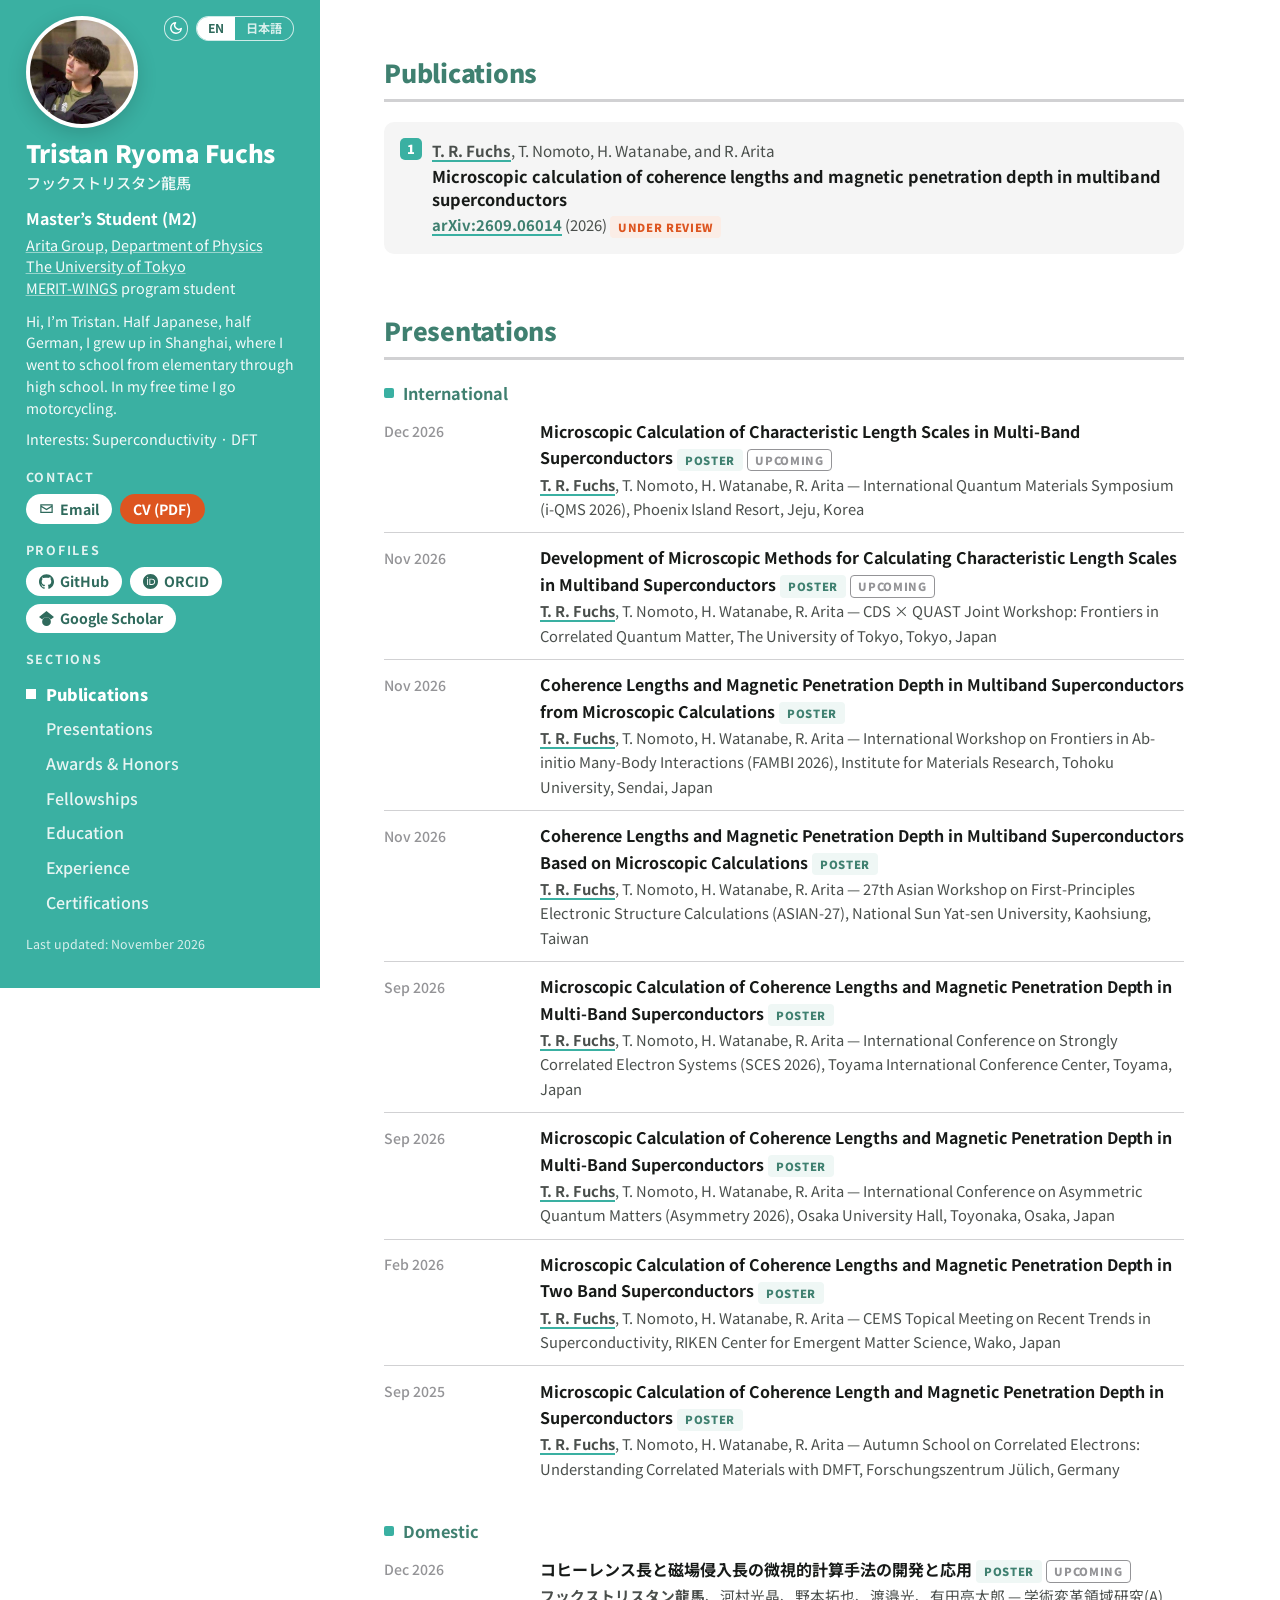
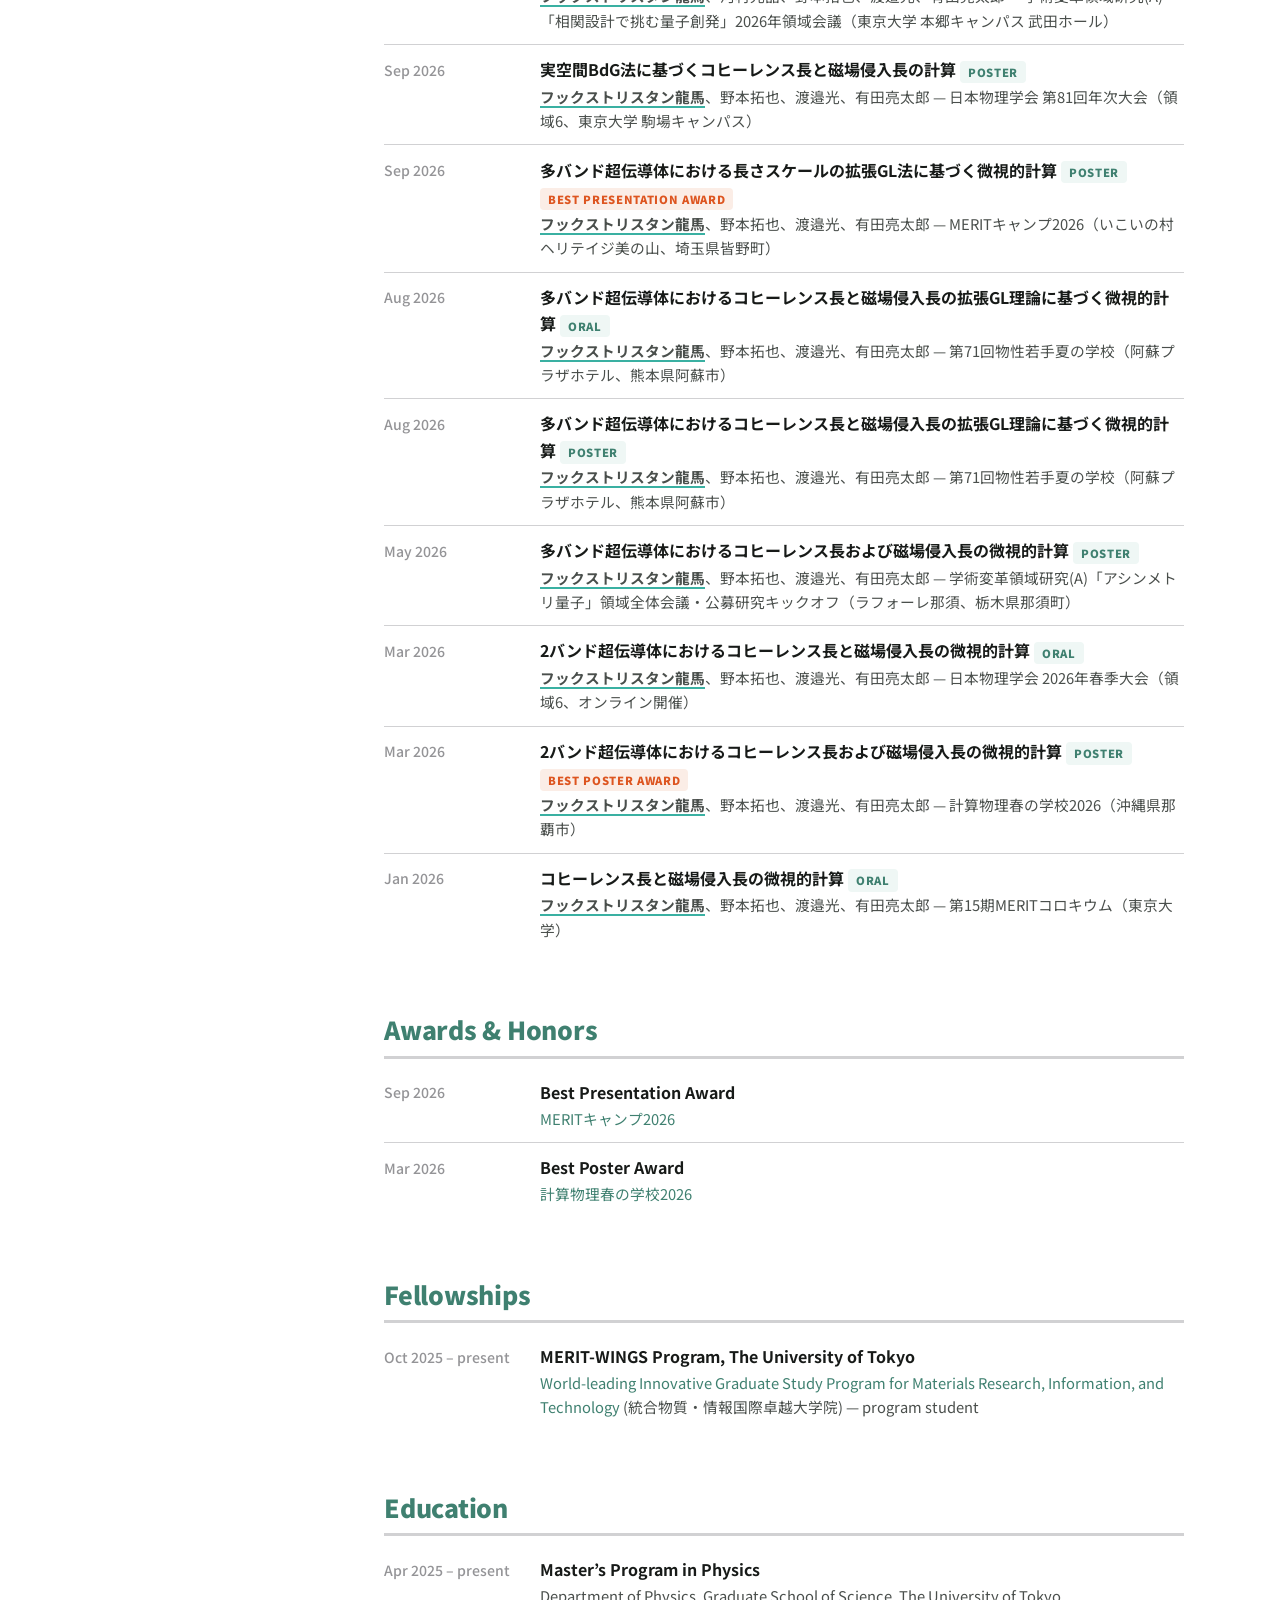
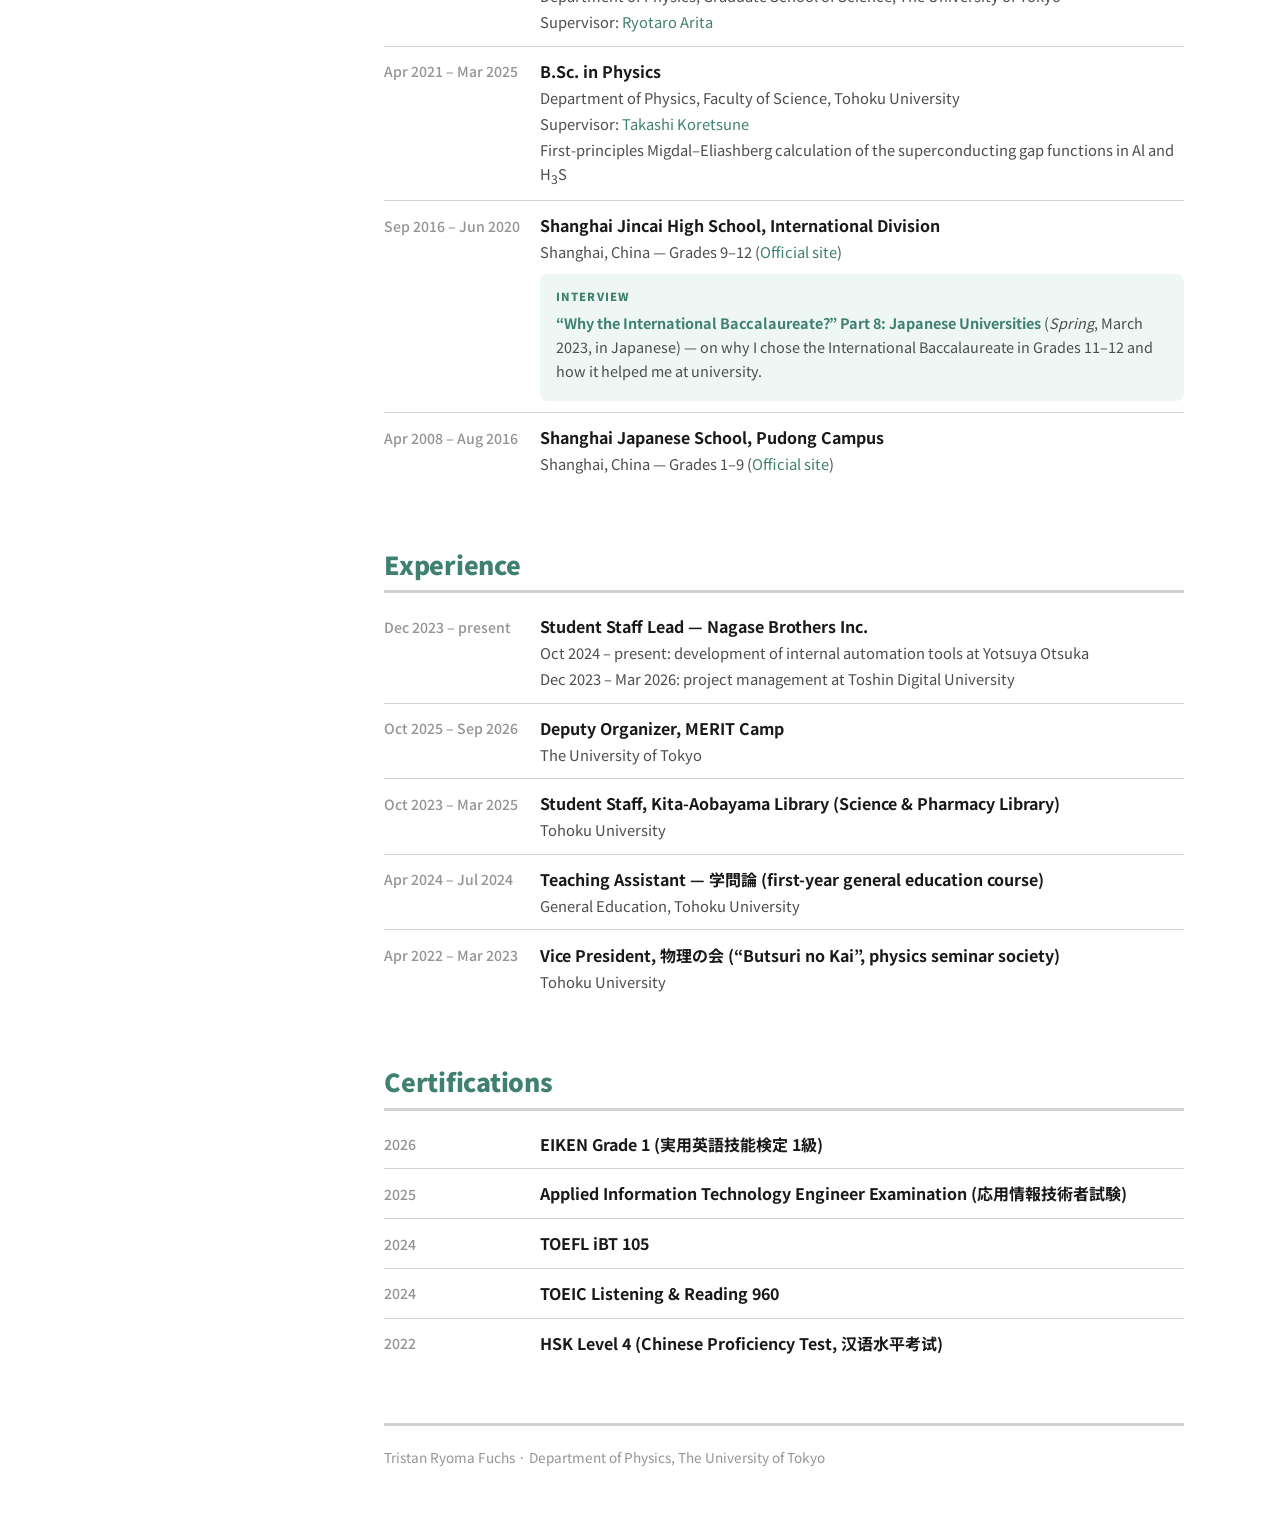
<file: index.html>
<!DOCTYPE html>
<html lang="en" data-lang="en">
<head>
<meta charset="utf-8">
<meta name="viewport" content="width=device-width, initial-scale=1">
<script>(function(){try{var q=new URLSearchParams(location.search).get('lang'),st=localStorage.getItem('site-lang'),l=(q==='ja'||q==='en')?q:(st==='ja'||st==='en')?st:((navigator.language||'').toLowerCase().indexOf('ja')===0?'ja':'en');document.documentElement.setAttribute('data-lang',l);document.documentElement.setAttribute('lang',l);var t=localStorage.getItem('site-theme');if(t==='dark'||t==='light'){document.documentElement.setAttribute('data-theme',t);}}catch(e){}})();</script>
<title>Tristan Ryoma Fuchs — フックストリスタン龍馬</title>
<meta name="description" content="Tristan Ryoma Fuchs (フックストリスタン龍馬) — master’s student in condensed-matter theory at The University of Tokyo (Arita Group). Developing first-principles computational methods for superconductivity.">
<meta name="author" content="Tristan Ryoma Fuchs">
<meta name="theme-color" content="#3AB0A2" media="(prefers-color-scheme: light)">
<meta name="theme-color" content="#2F6A5C" media="(prefers-color-scheme: dark)">
<link rel="canonical" href="https://tristanfuchs1024.github.io/">
<script type="application/ld+json">
{
  "@context": "https://schema.org",
  "@type": "Person",
  "name": "Tristan Ryoma Fuchs",
  "alternateName": ["フックストリスタン龍馬", "T. R. Fuchs"],
  "url": "https://tristanfuchs1024.github.io/",
  "image": "https://tristanfuchs1024.github.io/assets/profile.jpg",
  "jobTitle": "Master's student",
  "affiliation": {
    "@type": "CollegeOrUniversity",
    "name": "The University of Tokyo",
    "department": "Department of Physics"
  },
  "knowsAbout": ["Superconductivity", "Density functional theory", "Condensed matter physics"],
  "sameAs": [
    "https://orcid.org/0009-0008-1109-7449",
    "https://scholar.google.com/citations?user=8yZOrnUAAAAJ",
    "https://github.com/TristanFuchs1024"
  ]
}
</script>
<meta property="og:url" content="https://tristanfuchs1024.github.io/">
<meta property="og:type" content="profile">
<meta property="og:title" content="Tristan Ryoma Fuchs — フックストリスタン龍馬">
<meta property="og:description" content="Master’s student in condensed-matter theory, The University of Tokyo. First-principles methods for superconductivity.">
<meta property="og:image" content="https://tristanfuchs1024.github.io/assets/og.png">
<meta property="og:image:width" content="1200">
<meta property="og:image:height" content="630">
<meta name="twitter:card" content="summary_large_image">
<link rel="icon" type="image/svg+xml" href="data:image/svg+xml,%3Csvg%20xmlns%3D%27http%3A%2F%2Fwww.w3.org%2F2000%2Fsvg%27%20viewBox%3D%270%200%2064%2064%27%3E%3Crect%20width%3D%2764%27%20height%3D%2764%27%20rx%3D%2712%27%20fill%3D%27%233AB0A2%27%2F%3E%3Ctext%20x%3D%2732%27%20y%3D%2748%27%20text-anchor%3D%27middle%27%20textLength%3D%2758%27%20lengthAdjust%3D%27spacingAndGlyphs%27%20font-family%3D%27Arial%2CHelvetica%2Csans-serif%27%20font-size%3D%2746%27%20font-weight%3D%27700%27%20fill%3D%27white%27%3ETRF%3C%2Ftext%3E%3C%2Fsvg%3E">
<link rel="preload" href="assets/fonts/NotoSansJP-subset.woff2?v=20261110" as="font" type="font/woff2" crossorigin>
<link rel="preload" href="assets/fonts/NotoSansSC-subset.woff2?v=20261110" as="font" type="font/woff2" crossorigin>
<link rel="preload" href="assets/profile.jpg" as="image">
<link rel="stylesheet" href="style.css?v=20261111e">
</head>

<body>
<div class="layout">
  <aside class="sidebar"></aside>
  <main class="main"><div class="inner"></div></main>
</div>

<!-- Back to top -->
<button id="totop" type="button" aria-label="Back to top" title="Back to top">
  <svg viewBox="0 0 24 24" aria-hidden="true"><path d="M12 19V5"/><path d="M5 12l7-7 7 7"/></svg>
</button>

<noscript><p style="padding:1rem;font-family:sans-serif">This page needs JavaScript to display its content. / このページの表示には JavaScript が必要です。</p></noscript>
<script src="content.js?v=20261111e"></script>
<script src="app.js?v=20261111e"></script>
</body>
</html>
</file>
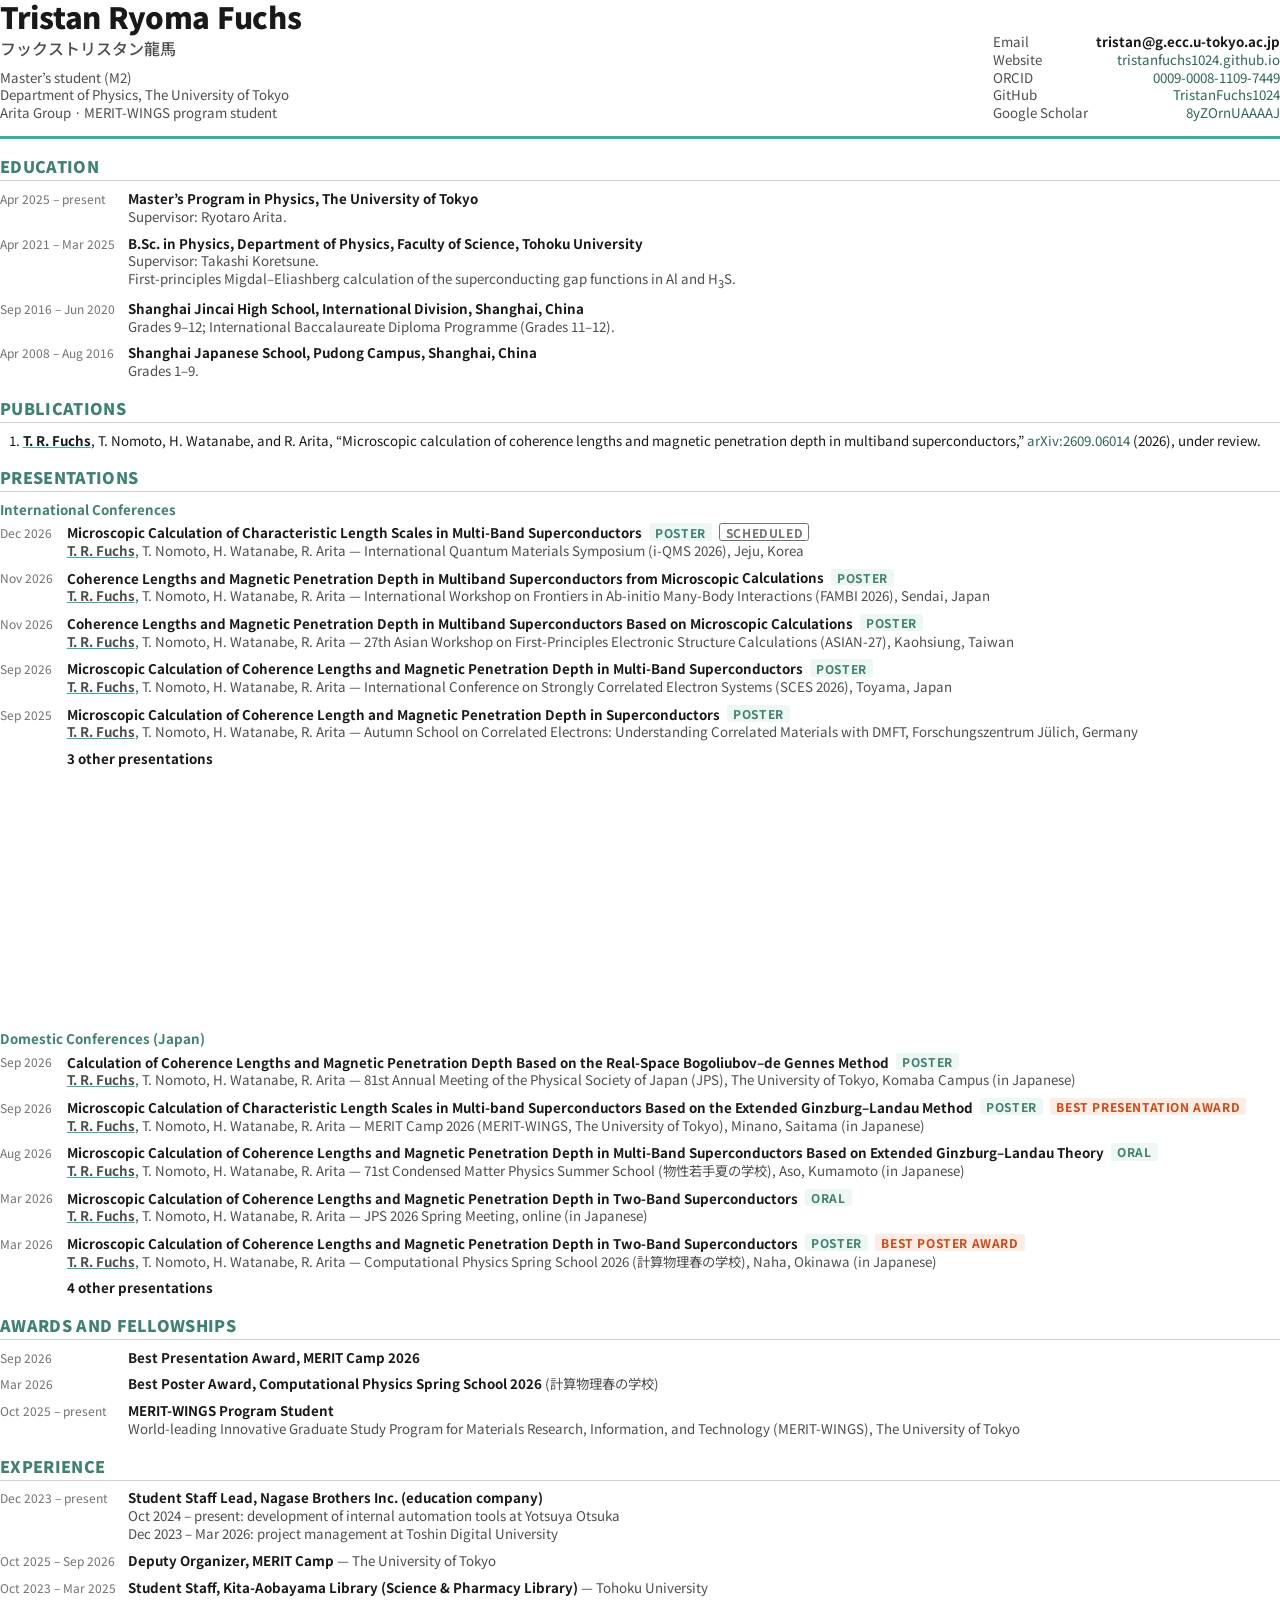
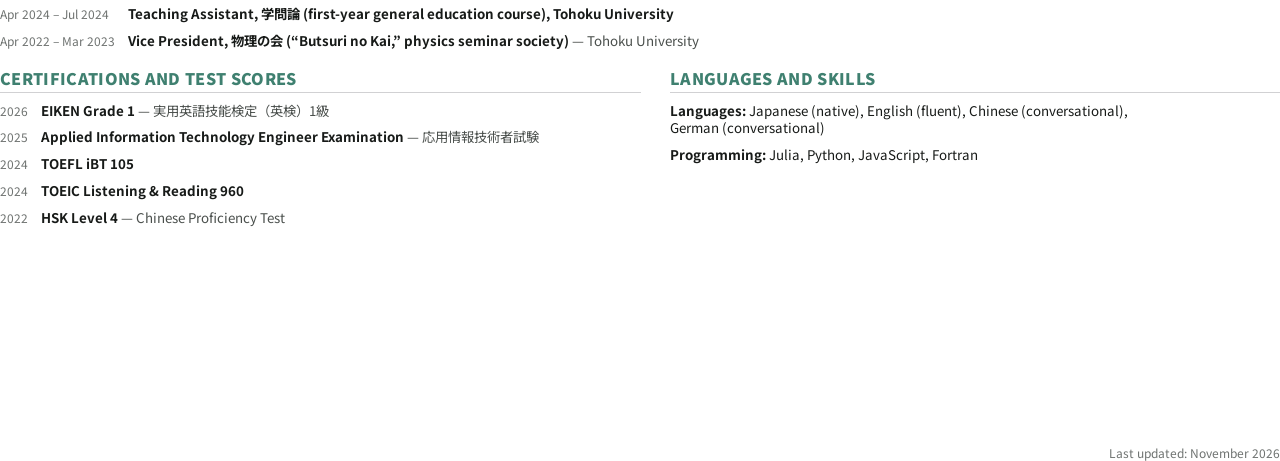
<file: cv.html>
<!DOCTYPE html>
<html lang="en">
<head>
<meta charset="utf-8">
<title>Tristan Ryoma Fuchs — CV</title>
<link href="https://fonts.googleapis.com/css2?family=Noto+Sans+JP:wght@400;500;700;900&display=swap" rel="stylesheet">
<style>
  /* ---- CV の見た目。サイトと同じ配色（濃ティール #3F8070 / ティール #3AB0A2）と書体 ---- */
  @page { size: A4; margin: 12mm 12mm 12mm 12mm; }
  :root{ --teal:#3AB0A2; --teal-dark:#3F8070; --link:#2E6659; --ink:#171A18; --ink-soft:#4A4F4C; --muted:#6F7371; --rule:#D1D1D3;
         /* 組み方のつまみ（全ページ共通）: --fs 本文の字の大きさ、--lh 行間、--k 余白の倍率。内容を増減したらこの 3 つで 2 ページに合わせる */
         --fs:10pt; --lh:1.34; --k:1;
         /* 字の大きさは本文に対する 4 段だけ: 小（タグ・フッター）／本文（日付・連絡先・小見出しも）／大（節の見出し・名前の読み）／名前 */
         --t-s:.9em; --t-l:1.2em; --t-xl:2.2em;
         /* 日付の列の幅: 期間を書く欄（学歴など）／年月だけの欄（学会発表）／年だけの欄（資格） */
         --when:8.5em; --when-ym:3.9em; --when-y:2em; }
  *{ box-sizing:border-box; }
  html,body{ margin:0; padding:0; }
  /* 1ページ = .page 1つ。余白は 1 行の高さの 1/4（--u）の倍数だけで作る: 見出しとその中身 1〜2u ＜ 項目の間 2u（半行）＜ 節の間 4u（1 行）。
     どのページも同じ値（同じ種類の余白はどこでも同じ）。ページの下に残った分は下にそのまま残す（2 ページ目はフッターの上） */
  .page{ --u:calc(var(--fs) * var(--lh) / 4 * var(--k)); min-height:272.6mm; display:flex; flex-direction:column; }
  .page + .page{ break-before:page; }
  body{ font-family:"Noto Sans JP","Noto Sans SC","Hiragino Sans","Yu Gothic UI","Segoe UI",Helvetica,Arial,sans-serif; color:var(--ink);
        font-size:var(--fs); line-height:var(--lh); -webkit-print-color-adjust:exact; print-color-adjust:exact; }
  a{ color:var(--link); text-decoration:none; }
  p, li{ text-wrap:pretty; }

  /* header */
  header{ display:flex; justify-content:space-between; align-items:flex-end; gap:8mm; padding-bottom:calc(3 * var(--u)); border-bottom:2.5pt solid var(--teal); }
  h1{ font-size:var(--t-xl); font-weight:900; margin:0; letter-spacing:-.01em; line-height:1.15; }
  .name-ja{ font-size:var(--t-l); font-weight:500; color:var(--ink-soft); margin:var(--u) 0 0; }
  .role{ margin:calc(2 * var(--u)) 0 0; color:var(--ink-soft); }
  .contact{ display:grid; grid-template-columns:auto auto; column-gap:2.2mm; align-content:end; color:var(--ink-soft); white-space:nowrap; }
  .contact .k{ text-align:left; }
  .contact .v{ text-align:right; }
  .contact b{ color:var(--ink); font-weight:700; }

  /* sections */
  h2{ font-size:var(--t-l); font-weight:900; color:var(--teal-dark); margin:0; padding:calc(4 * var(--u)) 0 calc(.5 * var(--u)); border-bottom:1pt solid var(--rule);
      letter-spacing:.02em; text-transform:uppercase; }
  h3{ font-size:1em; font-weight:700; color:var(--teal-dark); margin:calc(3 * var(--u)) 0 0; }
  h2 + h3{ margin-top:calc(2 * var(--u)); }
  .page > h3:first-child{ margin-top:0; }
  .entry{ display:grid; grid-template-columns:var(--when) 1fr; column-gap:1.1em; align-items:baseline; margin-top:calc(2 * var(--u)); }
  h3 + .entry{ margin-top:var(--u); }
  .entry.ym{ grid-template-columns:var(--when-ym) 1fr; }
  .cols .entry{ grid-template-columns:var(--when-y) 1fr; }
  .entry .when{ color:var(--muted); font-size:var(--t-s); white-space:nowrap; }
  .entry .title{ font-weight:700; margin:0; }
  .entry .meta{ color:var(--ink-soft); margin:0; }
  .meta-inline{ color:var(--ink-soft); font-weight:400; }
  .entry .note{ color:var(--ink-soft); margin:0; }
  .tag{ display:inline-block; font-size:var(--t-s); font-weight:700; letter-spacing:.05em; text-transform:uppercase; padding:.3mm 1.6mm; border-radius:2pt;
        line-height:1.25; vertical-align:.05em; margin-left:1.2mm; }
  .tag.type{ background:#EFF7F5; color:var(--teal-dark); }
  .tag.award{ background:#FBEDE6; color:#C94A18; }
  .tag.plan{ border:1pt solid var(--muted); color:var(--muted); padding:.1mm 1.4mm; }
  .nowrap{ white-space:nowrap; }
  .me{ font-weight:700; text-decoration:underline; text-decoration-color:var(--teal); text-decoration-thickness:1pt; text-underline-offset:1pt; }
  ol.pubs{ margin:calc(2 * var(--u)) 0 0; padding-left:1.7em; }
  ol.pubs li{ margin:0; }
  ol.pubs li + li{ margin-top:var(--u); }
  .plain{ margin:calc(2 * var(--u)) 0 0; }
  .cols{ display:grid; grid-template-columns:1.05fr 1fr; column-gap:2.2em; padding-top:calc(4 * var(--u)); }
  .cols h2{ padding-top:0; }
  .footer{ margin:auto 0 0; padding-top:calc(3 * var(--u)); font-size:var(--t-s); color:var(--muted); text-align:right; }
</style>
</head>
<body>
<div class="page">

<header>
  <div>
    <h1>Tristan Ryoma Fuchs</h1>
    <p class="name-ja" lang="ja">フックストリスタン龍馬</p>
    <p class="role">Master’s student (M2)<br>
       Department of Physics, The University of Tokyo<br>
       Arita Group · MERIT-WINGS program student</p>
  </div>
  <div class="contact">
    <span class="k">Email</span><span class="v"><a href="mailto:tristan@g.ecc.u-tokyo.ac.jp"><b>tristan@g.ecc.u-tokyo.ac.jp</b></a></span>
    <span class="k">Website</span><span class="v"><a href="https://tristanfuchs1024.github.io/">tristanfuchs1024.github.io</a></span>
    <span class="k">ORCID</span><span class="v"><a href="https://orcid.org/0009-0008-1109-7449">0009-0008-1109-7449</a></span>
    <span class="k">GitHub</span><span class="v"><a href="https://github.com/TristanFuchs1024">TristanFuchs1024</a></span>
    <span class="k">Google Scholar</span><span class="v"><a href="https://scholar.google.com/citations?user=8yZOrnUAAAAJ">8yZOrnUAAAAJ</a></span>
  </div>
</header>

<h2>Education</h2>
<div class="entry"><div class="when">Apr 2025 – present</div><div>
  <p class="title">Master’s Program in Physics, The University of Tokyo</p>
  <p class="meta">Supervisor: Ryotaro Arita.</p>
</div></div>
<div class="entry"><div class="when">Apr 2021 – Mar 2025</div><div>
  <p class="title">B.Sc. in Physics, Department of Physics, Faculty of Science, Tohoku University</p>
  <p class="meta">Supervisor: Takashi Koretsune.</p>
  <p class="note">First-principles Migdal–Eliashberg calculation of the superconducting gap functions in Al and H<sub>3</sub>S.</p>
</div></div>
<div class="entry"><div class="when">Sep 2016 – Jun 2020</div><div>
  <p class="title">Shanghai Jincai High School, International Division, Shanghai, China</p>
  <p class="meta">Grades 9–12; International Baccalaureate Diploma Programme (Grades 11–12).</p>
</div></div>
<div class="entry"><div class="when">Apr 2008 – Aug 2016</div><div>
  <p class="title">Shanghai Japanese School, Pudong Campus, Shanghai, China</p>
  <p class="meta">Grades 1–9.</p>
</div></div>

<h2>Publications</h2>
<ol class="pubs">
  <li><span class="me">T. R. Fuchs</span>, T. Nomoto, H. Watanabe, and R. Arita, “Microscopic calculation of coherence lengths and magnetic penetration depth in multiband superconductors,” <a href="https://arxiv.org/abs/2609.06014">arXiv:2609.06014</a> (2026), under review.</li>
</ol>

<h2>Presentations</h2>
<h3>International Conferences</h3>
<div class="entry ym"><div class="when">Dec 2026</div><div>
  <p class="title">Microscopic Calculation of Characteristic Length Scales in <span class="nowrap">Multi-Band</span> <span class="nowrap">Superconductors <span class="tag type">Poster</span> <span class="tag plan">Scheduled</span></span></p>
  <p class="meta"><span class="me">T. R. Fuchs</span>, T. Nomoto, H. Watanabe, R. Arita — International Quantum Materials Symposium <span class="nowrap">(i‑QMS 2026)</span>, Jeju, Korea</p>
</div></div>
<div class="entry ym"><div class="when">Nov 2026</div><div>
  <p class="title">Coherence Lengths and Magnetic Penetration Depth in Multiband Superconductors from Microscopic <span class="nowrap">Calculations <span class="tag type">Poster</span></span></p>
  <p class="meta"><span class="me">T. R. Fuchs</span>, T. Nomoto, H. Watanabe, R. Arita — International Workshop on Frontiers in <span class="nowrap">Ab-initio</span> <span class="nowrap">Many-Body</span> Interactions (FAMBI 2026), Sendai, Japan</p>
</div></div>
<div class="entry ym"><div class="when">Nov 2026</div><div>
  <p class="title">Coherence Lengths and Magnetic Penetration Depth in Multiband Superconductors Based on Microscopic <span class="nowrap">Calculations <span class="tag type">Poster</span></span></p>
  <p class="meta"><span class="me">T. R. Fuchs</span>, T. Nomoto, H. Watanabe, R. Arita — 27th Asian Workshop on First-Principles Electronic Structure Calculations (ASIAN-27), Kaohsiung, Taiwan</p>
</div></div>
<div class="entry ym"><div class="when">Sep 2026</div><div>
  <p class="title">Microscopic Calculation of Coherence Lengths and Magnetic Penetration Depth in <span class="nowrap">Multi-Band</span> <span class="nowrap">Superconductors <span class="tag type">Poster</span></span></p>
  <p class="meta"><span class="me">T. R. Fuchs</span>, T. Nomoto, H. Watanabe, R. Arita — International Conference on Strongly Correlated Electron Systems (SCES 2026), Toyama, Japan</p>
</div></div>
<div class="entry ym"><div class="when">Sep 2025</div><div>
  <p class="title">Microscopic Calculation of Coherence Length and Magnetic Penetration Depth in <span class="nowrap">Superconductors <span class="tag type">Poster</span></span></p>
  <p class="meta"><span class="me">T. R. Fuchs</span>, T. Nomoto, H. Watanabe, R. Arita — Autumn School on Correlated Electrons: Understanding Correlated Materials with DMFT, Forschungszentrum Jülich, Germany</p>
</div></div>
<div class="entry ym"><div class="when"></div><div>
  <p class="title">3 other presentations</p>
</div></div>

</div>

<div class="page">
<h3>Domestic Conferences (Japan)</h3>
<div class="entry ym"><div class="when">Sep 2026</div><div>
  <p class="title">Calculation of Coherence Lengths and Magnetic Penetration Depth Based on the Real-Space Bogoliubov–de Gennes Method <span class="tag type">Poster</span></p>
  <p class="meta"><span class="me">T. R. Fuchs</span>, T. Nomoto, H. Watanabe, R. Arita — 81st Annual Meeting of the Physical Society of Japan (JPS), The University of Tokyo, Komaba Campus (in Japanese)</p>
</div></div>
<div class="entry ym"><div class="when">Sep 2026</div><div>
  <p class="title">Microscopic Calculation of Characteristic Length Scales in <span class="nowrap">Multi-band</span> Superconductors Based on the Extended Ginzburg–Landau Method <span class="tag type">Poster</span> <span class="tag award">Best Presentation Award</span></p>
  <p class="meta"><span class="me">T. R. Fuchs</span>, T. Nomoto, H. Watanabe, R. Arita — MERIT Camp 2026 (MERIT-WINGS, The University of Tokyo), Minano, Saitama (in Japanese)</p>
</div></div>
<div class="entry ym"><div class="when">Aug 2026</div><div>
  <p class="title">Microscopic Calculation of Coherence Lengths and Magnetic Penetration Depth in <span class="nowrap">Multi-Band</span> Superconductors Based on Extended Ginzburg–Landau <span class="nowrap">Theory <span class="tag type">Oral</span></span></p>
  <p class="meta"><span class="me">T. R. Fuchs</span>, T. Nomoto, H. Watanabe, R. Arita — 71st Condensed Matter Physics Summer School <span class="nowrap">(<span lang="ja">物性若手夏の学校</span>)</span>, Aso, Kumamoto (in Japanese)</p>
</div></div>
<div class="entry ym"><div class="when">Mar 2026</div><div>
  <p class="title">Microscopic Calculation of Coherence Lengths and Magnetic Penetration Depth in Two-Band Superconductors <span class="tag type">Oral</span></p>
  <p class="meta"><span class="me">T. R. Fuchs</span>, T. Nomoto, H. Watanabe, R. Arita — JPS 2026 Spring Meeting, online (in Japanese)</p>
</div></div>
<div class="entry ym"><div class="when">Mar 2026</div><div>
  <p class="title">Microscopic Calculation of Coherence Lengths and Magnetic Penetration Depth in Two-Band Superconductors <span class="tag type">Poster</span> <span class="tag award">Best Poster Award</span></p>
  <p class="meta"><span class="me">T. R. Fuchs</span>, T. Nomoto, H. Watanabe, R. Arita — Computational Physics Spring School 2026 <span class="nowrap">(<span lang="ja">計算物理春の学校</span>)</span>, Naha, Okinawa (in Japanese)</p>
</div></div>
<div class="entry ym"><div class="when"></div><div>
  <p class="title">4 other presentations</p>
</div></div>

<h2>Awards and Fellowships</h2>
<div class="entry"><div class="when">Sep 2026</div><div><p class="title">Best Presentation Award, MERIT Camp 2026</p></div></div>
<div class="entry"><div class="when">Mar 2026</div><div><p class="title">Best Poster Award, Computational Physics Spring School 2026 <span class="meta-inline">(<span lang="ja">計算物理春の学校</span>)</span></p></div></div>
<div class="entry"><div class="when">Oct 2025 – present</div><div><p class="title">MERIT-WINGS Program Student</p><p class="meta">World-leading Innovative Graduate Study Program for Materials Research, Information, and Technology (MERIT-WINGS), The University of Tokyo</p></div></div>

<h2>Experience</h2>
<div class="entry"><div class="when">Dec 2023 – present</div><div>
  <p class="title">Student Staff Lead, Nagase Brothers Inc. (education company)</p>
  <p class="meta">Oct 2024 – present: development of internal automation tools at Yotsuya Otsuka</p>
  <p class="meta">Dec 2023 – Mar 2026: project management at Toshin Digital University</p>
</div></div>
<div class="entry"><div class="when">Oct 2025 – Sep 2026</div><div><p class="title">Deputy Organizer, MERIT Camp <span class="meta-inline">— The University of Tokyo</span></p></div></div>
<div class="entry"><div class="when">Oct 2023 – Mar 2025</div><div><p class="title">Student Staff, Kita-Aobayama Library (Science &amp; Pharmacy Library) <span class="meta-inline">— Tohoku University</span></p></div></div>
<div class="entry"><div class="when">Apr 2024 – Jul 2024</div><div>
  <p class="title">Teaching Assistant, <span lang="ja">学問論</span> (first-year general education course), Tohoku University</p>
</div></div>
<div class="entry"><div class="when">Apr 2022 – Mar 2023</div><div><p class="title">Vice President, <span lang="ja">物理の会</span> (“Butsuri no Kai,” physics seminar society) <span class="meta-inline">— Tohoku University</span></p></div></div>

<div class="cols">
  <div>
    <h2>Certifications and Test Scores</h2>
    <div class="entry"><div class="when">2026</div><div><p class="title">EIKEN Grade 1 <span class="meta-inline">— <span lang="ja">実用英語技能検定（英検）1級</span></span></p></div></div>
    <div class="entry"><div class="when">2025</div><div><p class="title">Applied Information Technology Engineer Examination <span class="meta-inline">— <span lang="ja">応用情報技術者試験</span></span></p></div></div>
    <div class="entry"><div class="when">2024</div><div><p class="title">TOEFL iBT 105</p></div></div>
    <div class="entry"><div class="when">2024</div><div><p class="title">TOEIC Listening &amp; Reading 960</p></div></div>
    <div class="entry"><div class="when">2022</div><div><p class="title">HSK Level 4 <span class="meta-inline">— Chinese Proficiency Test</span></p></div></div>
  </div>
  <div>
    <h2>Languages and Skills</h2>
    <p class="plain"><b>Languages:</b> <span class="nowrap">Japanese (native),</span> <span class="nowrap">English (fluent),</span> <span class="nowrap">Chinese (conversational),</span> <span class="nowrap">German (conversational)</span></p>
    <p class="plain"><b>Programming:</b> Julia, Python, JavaScript, Fortran</p>
  </div>
</div>

<p class="footer">Last updated: November 2026</p>
</div>
</body>
</html>
</file>
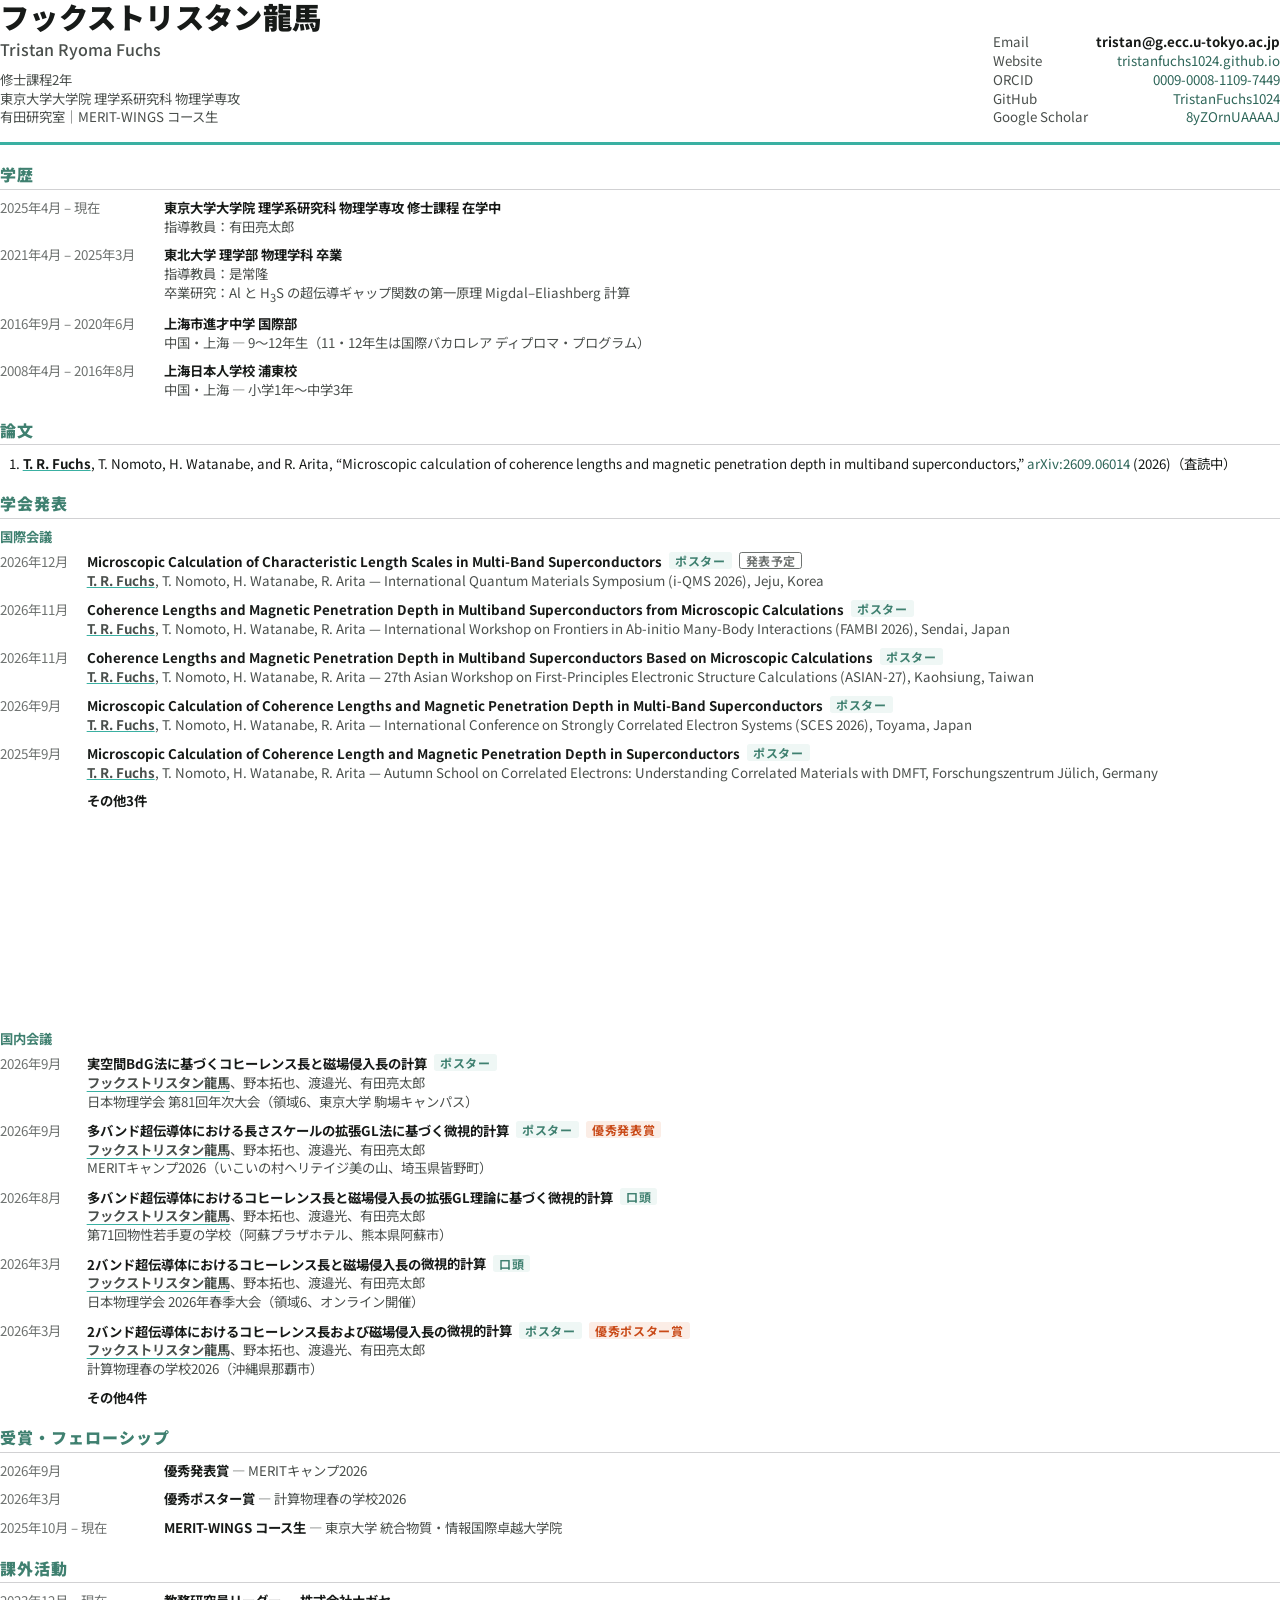
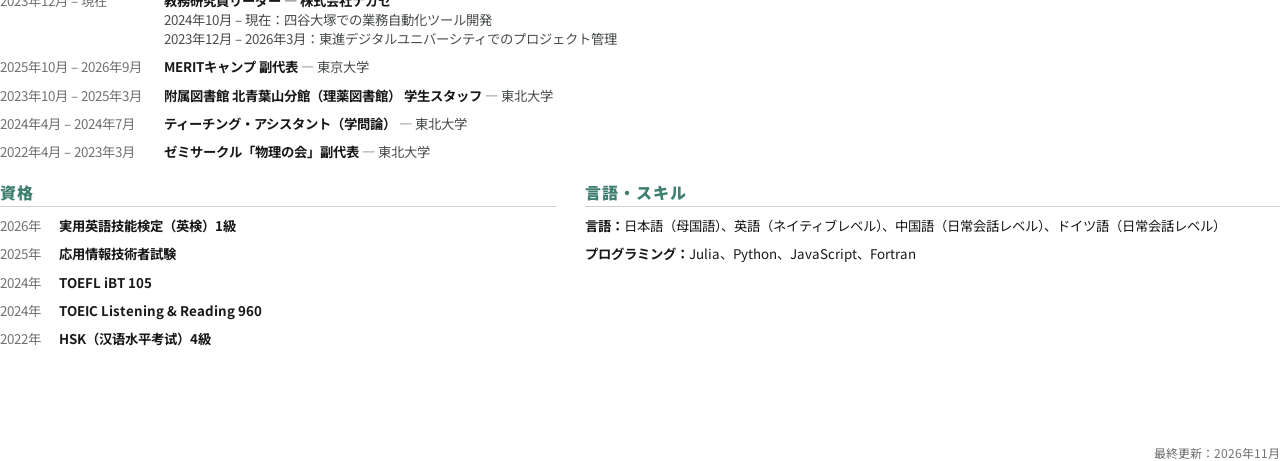
<file: cv_ja.html>
<!DOCTYPE html>
<html lang="ja">
<head>
<meta charset="utf-8">
<title>フックストリスタン龍馬 — 履歴書</title>
<link href="https://fonts.googleapis.com/css2?family=Noto+Sans+JP:wght@400;500;700;900&family=Noto+Sans+SC:wght@400;700&display=swap" rel="stylesheet">
<style>
  /* ---- 日本語版 CV。見た目は cv.html と同じ（日付の列が広く、行間が少し広い） ---- */
  @page { size: A4; margin: 12mm 12mm 12mm 12mm; }
  :root{ --teal:#3AB0A2; --teal-dark:#3F8070; --link:#2E6659; --ink:#171A18; --ink-soft:#4A4F4C; --muted:#6F7371; --rule:#D1D1D3;
         /* 組み方のつまみ（全ページ共通）: --fs 本文の字の大きさ、--lh 行間、--k 余白の倍率。内容を増減したらこの 3 つで 2 ページに合わせる */
         --fs:10pt; --lh:1.42; --k:1;
         /* 字の大きさは本文に対する 4 段だけ: 小（タグ・フッター）／本文（日付・連絡先・小見出しも）／大（節の見出し・名前の読み）／名前 */
         --t-s:.9em; --t-l:1.2em; --t-xl:2.2em;
         /* 日付の列の幅: 期間を書く欄（学歴など）／年月だけの欄（学会発表）／年だけの欄（資格） */
         --when:11.2em; --when-ym:5.4em; --when-y:3.3em; }
  *{ box-sizing:border-box; }
  html,body{ margin:0; padding:0; }
  /* 1ページ = .page 1つ。余白は 1 行の高さの 1/4（--u）の倍数だけで作る: 見出しとその中身 1〜2u ＜ 項目の間 2u（半行）＜ 節の間 4u（1 行）。
     どのページも同じ値（同じ種類の余白はどこでも同じ）。ページの下に残った分は下にそのまま残す（2 ページ目はフッターの上） */
  .page{ --u:calc(var(--fs) * var(--lh) / 4 * var(--k)); min-height:272.6mm; display:flex; flex-direction:column; }
  .page + .page{ break-before:page; }
  body{ font-family:"Noto Sans JP","Noto Sans SC","Hiragino Sans","Yu Gothic UI","Segoe UI",Helvetica,Arial,sans-serif; color:var(--ink);
        font-size:var(--fs); line-height:var(--lh); line-break:strict; word-break:auto-phrase; -webkit-print-color-adjust:exact; print-color-adjust:exact; }
  a{ color:var(--link); text-decoration:none; }
  p, li{ text-wrap:pretty; }

  /* header */
  header{ display:flex; justify-content:space-between; align-items:flex-end; gap:8mm; padding-bottom:calc(3 * var(--u)); border-bottom:2.5pt solid var(--teal); }
  h1{ font-size:var(--t-xl); font-weight:900; margin:0; letter-spacing:.01em; line-height:1.15; }
  .name-sub{ font-size:var(--t-l); font-weight:500; color:var(--ink-soft); margin:var(--u) 0 0; }
  .role{ margin:calc(2 * var(--u)) 0 0; color:var(--ink-soft); }
  .contact{ display:grid; grid-template-columns:auto auto; column-gap:2.2mm; align-content:end; color:var(--ink-soft); white-space:nowrap; }
  .contact .k{ text-align:left; }
  .contact .v{ text-align:right; }
  .contact b{ color:var(--ink); font-weight:700; }

  /* sections */
  h2{ font-size:var(--t-l); font-weight:900; color:var(--teal-dark); margin:0; padding:calc(4 * var(--u)) 0 calc(.5 * var(--u)); border-bottom:1pt solid var(--rule);
      letter-spacing:.06em; }
  h3{ font-size:1em; font-weight:700; color:var(--teal-dark); margin:calc(3 * var(--u)) 0 0; }
  h2 + h3{ margin-top:calc(2 * var(--u)); }
  .page > h3:first-child{ margin-top:0; }
  .entry{ display:grid; grid-template-columns:var(--when) 1fr; column-gap:1.1em; align-items:baseline; margin-top:calc(2 * var(--u)); }
  h3 + .entry{ margin-top:var(--u); }
  .entry.ym{ grid-template-columns:var(--when-ym) 1fr; }
  .cols .entry{ grid-template-columns:var(--when-y) 1fr; }
  .entry .when{ color:var(--muted); font-size:1em; white-space:nowrap; }
  .entry .title{ font-weight:700; margin:0; }
  .entry .meta{ color:var(--ink-soft); margin:0; }
  .meta-inline{ color:var(--ink-soft); font-weight:400; }
  .entry .note{ color:var(--ink-soft); margin:0; }
  .tag{ display:inline-block; font-size:var(--t-s); font-weight:700; letter-spacing:.05em; text-transform:uppercase; padding:.3mm 1.6mm; border-radius:2pt;
        line-height:1.25; vertical-align:.05em; margin-left:1.2mm; }
  .tag.type{ background:#EFF7F5; color:var(--teal-dark); }
  .tag.award{ background:#FBEDE6; color:#C94A18; }
  .tag.plan{ border:1pt solid var(--muted); color:var(--muted); padding:.1mm 1.4mm; }
  .nowrap{ white-space:nowrap; }
  .me{ font-weight:700; text-decoration:underline; text-decoration-color:var(--teal); text-decoration-thickness:1pt; text-underline-offset:1pt; }
  .me:lang(ja){ text-underline-offset:2.2pt; }
  .zh{ font-family:"Noto Sans SC","Noto Sans JP",sans-serif; }
  ol.pubs{ margin:calc(2 * var(--u)) 0 0; padding-left:1.7em; }
  ol.pubs li{ margin:0; }
  ol.pubs li + li{ margin-top:var(--u); }
  .plain{ margin:calc(2 * var(--u)) 0 0; }
  .cols{ display:grid; grid-template-columns:1fr 1.25fr; column-gap:2.2em; padding-top:calc(4 * var(--u)); }
  .cols h2{ padding-top:0; }
  .footer{ margin:auto 0 0; padding-top:calc(3 * var(--u)); font-size:var(--t-s); color:var(--muted); text-align:right; }
</style>
</head>
<body>
<div class="page">

<header>
  <div>
    <h1>フックストリスタン龍馬</h1>
    <p class="name-sub" lang="en">Tristan Ryoma Fuchs</p>
    <p class="role">修士課程2年<br>
       東京大学大学院 理学系研究科 物理学専攻<br>
       有田研究室｜MERIT-WINGS コース生</p>
  </div>
  <div class="contact">
    <span class="k">Email</span><span class="v"><a href="mailto:tristan@g.ecc.u-tokyo.ac.jp"><b>tristan@g.ecc.u-tokyo.ac.jp</b></a></span>
    <span class="k">Website</span><span class="v"><a href="https://tristanfuchs1024.github.io/">tristanfuchs1024.github.io</a></span>
    <span class="k">ORCID</span><span class="v"><a href="https://orcid.org/0009-0008-1109-7449">0009-0008-1109-7449</a></span>
    <span class="k">GitHub</span><span class="v"><a href="https://github.com/TristanFuchs1024">TristanFuchs1024</a></span>
    <span class="k">Google Scholar</span><span class="v"><a href="https://scholar.google.com/citations?user=8yZOrnUAAAAJ">8yZOrnUAAAAJ</a></span>
  </div>
</header>

<h2>学歴</h2>
<div class="entry"><div class="when">2025年4月 – 現在</div><div>
  <p class="title">東京大学大学院 理学系研究科 物理学専攻 修士課程 在学中</p>
  <p class="meta">指導教員：有田亮太郎</p>
</div></div>
<div class="entry"><div class="when">2021年4月 – 2025年3月</div><div>
  <p class="title">東北大学 理学部 物理学科 卒業</p>
  <p class="meta">指導教員：是常隆</p>
  <p class="note">卒業研究：Al と H<sub>3</sub>S の超伝導ギャップ関数の第一原理 Migdal–Eliashberg 計算</p>
</div></div>
<div class="entry"><div class="when">2016年9月 – 2020年6月</div><div>
  <p class="title">上海市進才中学 国際部</p>
  <p class="meta">中国・上海 — 9〜12年生（11・12年生は国際バカロレア ディプロマ・プログラム）</p>
</div></div>
<div class="entry"><div class="when">2008年4月 – 2016年8月</div><div>
  <p class="title">上海日本人学校 浦東校</p>
  <p class="meta">中国・上海 — 小学1年〜中学3年</p>
</div></div>

<h2>論文</h2>
<ol class="pubs">
  <li lang="en"><span class="me">T. R. Fuchs</span>, T. Nomoto, H. Watanabe, and R. Arita, “Microscopic calculation of coherence lengths and magnetic penetration depth in multiband superconductors,” <a href="https://arxiv.org/abs/2609.06014">arXiv:2609.06014</a> (2026)<span lang="ja">（査読中）</span></li>
</ol>

<h2>学会発表</h2>
<h3>国際会議</h3>
<div class="entry ym"><div class="when">2026年12月</div><div>
  <p class="title"><span lang="en">Microscopic Calculation of Characteristic Length Scales in <span class="nowrap">Multi-Band</span></span> <span class="nowrap"><span lang="en">Superconductors</span> <span class="tag type">ポスター</span> <span class="tag plan">発表予定</span></span></p>
  <p class="meta" lang="en"><span class="me">T. R. Fuchs</span>, T. Nomoto, H. Watanabe, R. Arita — International Quantum Materials Symposium <span class="nowrap">(i‑QMS 2026)</span>, Jeju, Korea</p>
</div></div>
<div class="entry ym"><div class="when">2026年11月</div><div>
  <p class="title"><span lang="en">Coherence Lengths and Magnetic Penetration Depth in Multiband Superconductors from Microscopic</span> <span class="nowrap"><span lang="en">Calculations</span> <span class="tag type">ポスター</span></span></p>
  <p class="meta" lang="en"><span class="me">T. R. Fuchs</span>, T. Nomoto, H. Watanabe, R. Arita — International Workshop on Frontiers in <span class="nowrap">Ab-initio</span> <span class="nowrap">Many-Body</span> Interactions (FAMBI 2026), Sendai, Japan</p>
</div></div>
<div class="entry ym"><div class="when">2026年11月</div><div>
  <p class="title"><span lang="en">Coherence Lengths and Magnetic Penetration Depth in Multiband Superconductors Based on Microscopic</span> <span class="nowrap"><span lang="en">Calculations</span> <span class="tag type">ポスター</span></span></p>
  <p class="meta" lang="en"><span class="me">T. R. Fuchs</span>, T. Nomoto, H. Watanabe, R. Arita — 27th Asian Workshop on First-Principles Electronic Structure Calculations (ASIAN-27), Kaohsiung, Taiwan</p>
</div></div>
<div class="entry ym"><div class="when">2026年9月</div><div>
  <p class="title"><span lang="en">Microscopic Calculation of Coherence Lengths and Magnetic Penetration Depth in <span class="nowrap">Multi-Band</span></span> <span class="nowrap"><span lang="en">Superconductors</span> <span class="tag type">ポスター</span></span></p>
  <p class="meta" lang="en"><span class="me">T. R. Fuchs</span>, T. Nomoto, H. Watanabe, R. Arita — International Conference on Strongly Correlated Electron Systems (SCES 2026), Toyama, Japan</p>
</div></div>
<div class="entry ym"><div class="when">2025年9月</div><div>
  <p class="title"><span lang="en">Microscopic Calculation of Coherence Length and Magnetic Penetration Depth in</span> <span class="nowrap"><span lang="en">Superconductors</span> <span class="tag type">ポスター</span></span></p>
  <p class="meta" lang="en"><span class="me">T. R. Fuchs</span>, T. Nomoto, H. Watanabe, R. Arita — Autumn School on Correlated Electrons: Understanding Correlated Materials with DMFT, Forschungszentrum Jülich, Germany</p>
</div></div>
<div class="entry ym"><div class="when"></div><div>
  <p class="title">その他3件</p>
</div></div>

</div>

<div class="page">
<h3>国内会議</h3>
<div class="entry ym"><div class="when">2026年9月</div><div>
  <p class="title">実空間BdG法に基づくコヒーレンス長と磁場侵入長の<span class="nowrap">計算 <span class="tag type">ポスター</span></span></p>
  <p class="meta"><span class="me">フックストリスタン龍馬</span>、野本拓也、渡邉光、有田亮太郎</p>
  <p class="meta">日本物理学会 第81回年次大会（領域6、東京大学 駒場キャンパス）</p>
</div></div>
<div class="entry ym"><div class="when">2026年9月</div><div>
  <p class="title">多バンド超伝導体における長さスケールの拡張GL法に基づく<span class="nowrap">微視的計算 <span class="tag type">ポスター</span> <span class="tag award">優秀発表賞</span></span></p>
  <p class="meta"><span class="me">フックストリスタン龍馬</span>、野本拓也、渡邉光、有田亮太郎</p>
  <p class="meta">MERITキャンプ2026（いこいの村ヘリテイジ美の山、埼玉県皆野町）</p>
</div></div>
<div class="entry ym"><div class="when">2026年8月</div><div>
  <p class="title">多バンド超伝導体におけるコヒーレンス長と磁場侵入長の拡張GL理論に基づく<span class="nowrap">微視的計算 <span class="tag type">口頭</span></span></p>
  <p class="meta"><span class="me">フックストリスタン龍馬</span>、野本拓也、渡邉光、有田亮太郎</p>
  <p class="meta">第71回物性若手夏の学校（阿蘇プラザホテル、熊本県阿蘇市）</p>
</div></div>
<div class="entry ym"><div class="when">2026年3月</div><div>
  <p class="title">2バンド超伝導体におけるコヒーレンス長と磁場侵入長の<span class="nowrap">微視的計算 <span class="tag type">口頭</span></span></p>
  <p class="meta"><span class="me">フックストリスタン龍馬</span>、野本拓也、渡邉光、有田亮太郎</p>
  <p class="meta">日本物理学会 2026年春季大会（領域6、オンライン開催）</p>
</div></div>
<div class="entry ym"><div class="when">2026年3月</div><div>
  <p class="title">2バンド超伝導体におけるコヒーレンス長および磁場侵入長の<span class="nowrap">微視的計算 <span class="tag type">ポスター</span> <span class="tag award">優秀ポスター賞</span></span></p>
  <p class="meta"><span class="me">フックストリスタン龍馬</span>、野本拓也、渡邉光、有田亮太郎</p>
  <p class="meta">計算物理春の学校2026（沖縄県那覇市）</p>
</div></div>
<div class="entry ym"><div class="when"></div><div>
  <p class="title">その他4件</p>
</div></div>

<h2>受賞・フェローシップ</h2>
<div class="entry"><div class="when">2026年9月</div><div><p class="title">優秀発表賞 <span class="meta-inline">— MERITキャンプ2026</span></p></div></div>
<div class="entry"><div class="when">2026年3月</div><div><p class="title">優秀ポスター賞 <span class="meta-inline">— 計算物理春の学校2026</span></p></div></div>
<div class="entry"><div class="when">2025年10月 – 現在</div><div><p class="title">MERIT-WINGS コース生 <span class="meta-inline">— 東京大学 統合物質・情報国際卓越大学院</span></p></div></div>

<h2>課外活動</h2>
<div class="entry"><div class="when">2023年12月 – 現在</div><div>
  <p class="title">教務研究員リーダー — 株式会社ナガセ</p>
  <p class="meta">2024年10月 – 現在：四谷大塚での業務自動化ツール開発</p>
  <p class="meta">2023年12月 – 2026年3月：東進デジタルユニバーシティでのプロジェクト管理</p>
</div></div>
<div class="entry"><div class="when">2025年10月 – 2026年9月</div><div><p class="title">MERITキャンプ 副代表 <span class="meta-inline">— 東京大学</span></p></div></div>
<div class="entry"><div class="when">2023年10月 – 2025年3月</div><div><p class="title">附属図書館 北青葉山分館（理薬図書館） 学生スタッフ <span class="meta-inline">— 東北大学</span></p></div></div>
<div class="entry"><div class="when">2024年4月 – 2024年7月</div><div><p class="title">ティーチング・アシスタント（学問論） <span class="meta-inline">— 東北大学</span></p></div></div>
<div class="entry"><div class="when">2022年4月 – 2023年3月</div><div><p class="title">ゼミサークル「物理の会」副代表 <span class="meta-inline">— 東北大学</span></p></div></div>

<div class="cols">
  <div>
    <h2>資格</h2>
    <div class="entry"><div class="when">2026年</div><div><p class="title">実用英語技能検定（英検）1級</p></div></div>
    <div class="entry"><div class="when">2025年</div><div><p class="title">応用情報技術者試験</p></div></div>
    <div class="entry"><div class="when">2024年</div><div><p class="title">TOEFL iBT 105</p></div></div>
    <div class="entry"><div class="when">2024年</div><div><p class="title">TOEIC Listening &amp; Reading 960</p></div></div>
    <div class="entry"><div class="when">2022年</div><div><p class="title">HSK（<span class="zh" lang="zh-Hans">汉语水平考试</span>）4級</p></div></div>
  </div>
  <div>
    <h2>言語・スキル</h2>
    <p class="plain"><b>言語：</b><span class="nowrap">日本語（母国語）、</span><span class="nowrap">英語（ネイティブレベル）、</span><span class="nowrap">中国語（日常会話レベル）、</span><span class="nowrap">ドイツ語（日常会話レベル）</span></p>
    <p class="plain"><b>プログラミング：</b><span class="nowrap">Julia、</span><span class="nowrap">Python、</span><span class="nowrap">JavaScript、</span><span class="nowrap">Fortran</span></p>
  </div>
</div>

<p class="footer">最終更新：2026年11月</p>
</div>
</body>
</html>
</file>
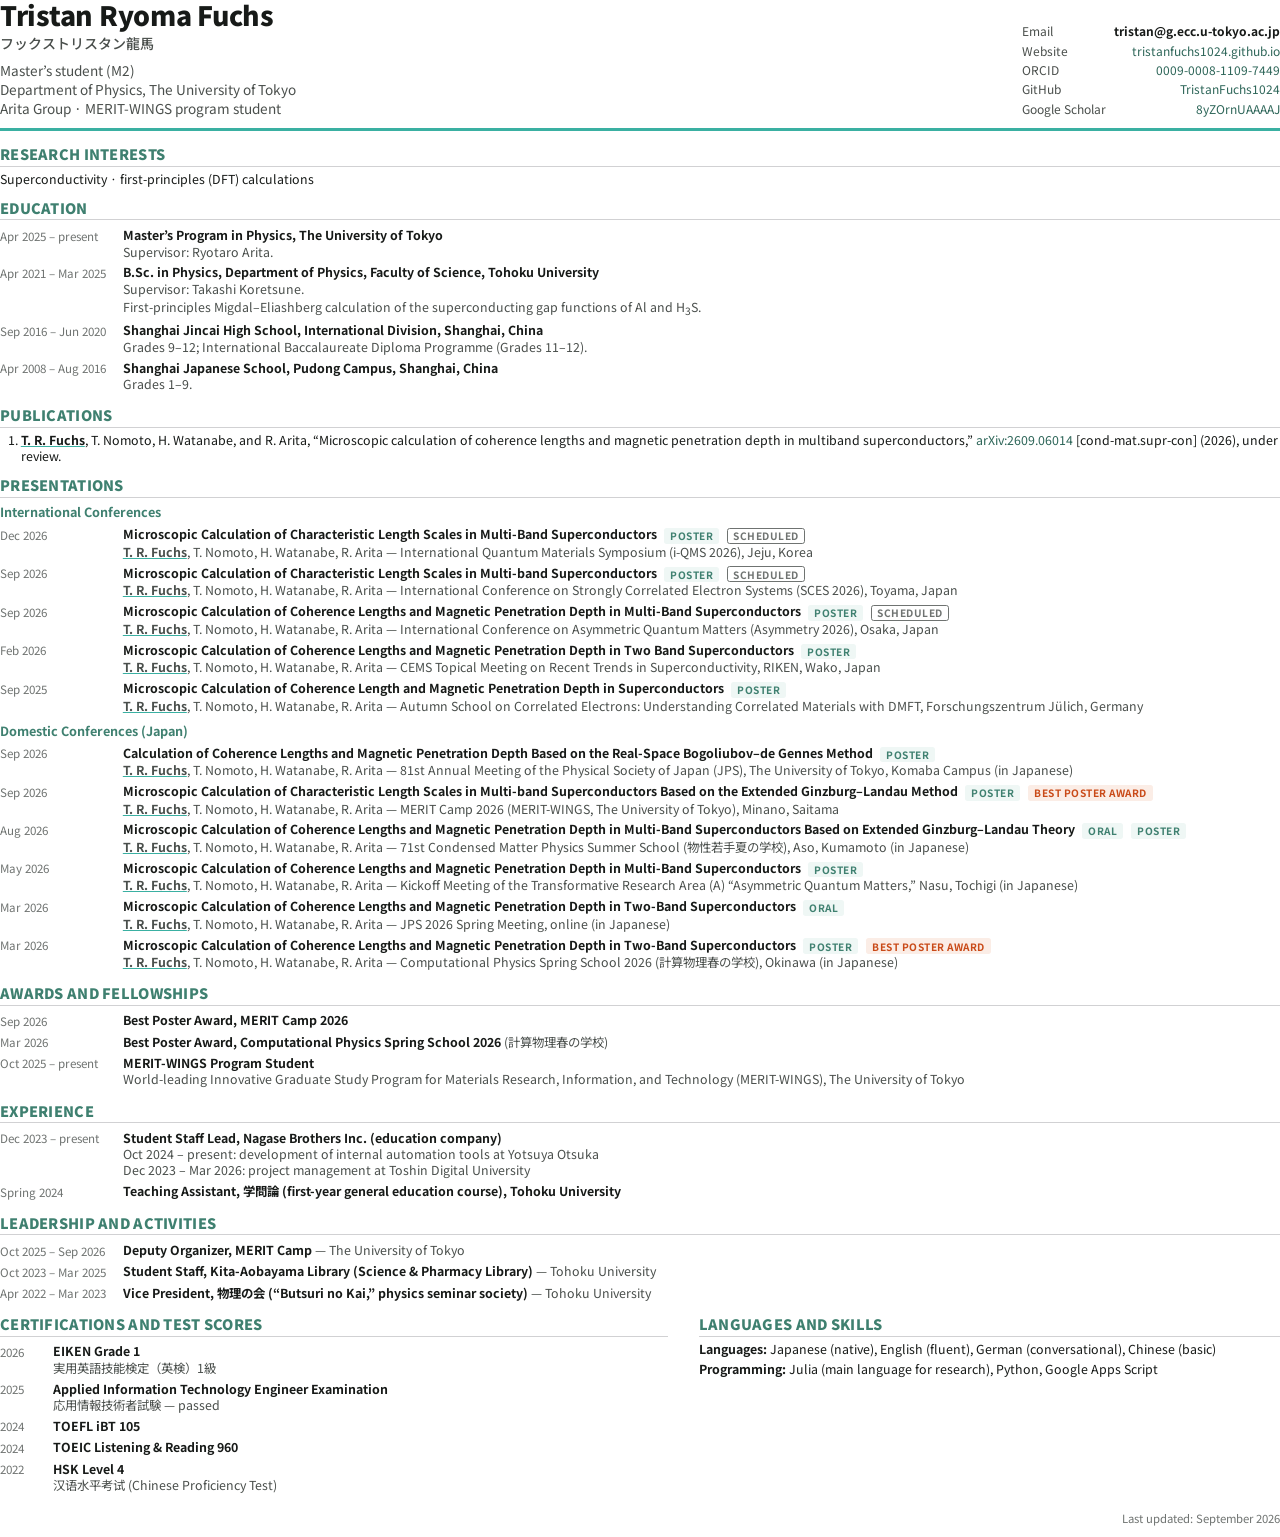
<file: cv/cv.html>
<!DOCTYPE html>
<html lang="en">
<head>
<meta charset="utf-8">
<title>Tristan Ryoma Fuchs — CV</title>
<link href="https://fonts.googleapis.com/css2?family=Noto+Sans+JP:wght@400;500;700;900&family=Noto+Sans+SC:wght@400&display=swap" rel="stylesheet">
<style>
  /* ---- CV の見た目。サイトと同じ配色（濃ティール #3F8070 / ティール #3AB0A2）と書体 ---- */
  @page { size: A4; margin: 13mm 15mm 14mm 15mm; }
  :root{ --teal:#3AB0A2; --teal-dark:#3F8070; --link:#2E6659; --ink:#171A18; --ink-soft:#4A4F4C; --muted:#6F7371; --rule:#D1D1D3; }
  *{ box-sizing:border-box; }
  html,body{ margin:0; padding:0; }
  body{ font-family:"Noto Sans JP","Noto Sans SC","Hiragino Sans","Yu Gothic UI","Segoe UI",Helvetica,Arial,sans-serif; color:var(--ink);
        font-size:9.3pt; line-height:1.32; -webkit-print-color-adjust:exact; print-color-adjust:exact; }
  a{ color:var(--link); text-decoration:none; }

  /* header */
  header{ display:flex; justify-content:space-between; align-items:flex-end; gap:8mm; padding-bottom:2.6mm; border-bottom:2.5pt solid var(--teal); margin-bottom:3.5mm; }
  h1{ font-size:20pt; font-weight:900; margin:0; letter-spacing:-.01em; line-height:1.15; }
  .name-ja{ font-size:10.5pt; font-weight:500; color:var(--ink-soft); margin:1mm 0 0; }
  .role{ margin:2.2mm 0 0; font-size:10.2pt; color:var(--ink-soft); line-height:1.4; }
  .contact{ display:grid; grid-template-columns:auto auto; column-gap:2.2mm; row-gap:.2mm; align-content:end; font-size:9pt; color:var(--ink-soft); line-height:1.55; white-space:nowrap; }
  .contact .k{ text-align:left; }
  .contact .v{ text-align:right; }
  .contact b{ color:var(--ink); font-weight:700; }

  /* sections */
  h2{ font-size:10.8pt; font-weight:900; color:var(--teal-dark); margin:2.8mm 0 1.2mm; padding-bottom:.6mm; border-bottom:1pt solid var(--rule);
      letter-spacing:.02em; text-transform:uppercase; page-break-after:avoid; }
  h3{ font-size:9.5pt; font-weight:700; color:var(--teal-dark); margin:1.8mm 0 .7mm; page-break-after:avoid; }
  .entry{ display:grid; grid-template-columns:29mm 1fr; column-gap:3.5mm; padding:.6mm 0; page-break-inside:avoid; }
  .cols .entry{ grid-template-columns:11mm 1fr; column-gap:3mm; }
  .entry .when{ color:var(--muted); font-size:8.7pt; padding-top:.4mm; white-space:nowrap; }
  .entry .title{ font-weight:700; margin:0; }
  .entry .meta{ color:var(--ink-soft); margin:0; }
  .meta-inline{ color:var(--ink-soft); font-weight:400; }
  .entry .note{ color:var(--ink-soft); margin:.4mm 0 0; }
  .tag{ display:inline-block; font-size:7.6pt; font-weight:700; letter-spacing:.05em; text-transform:uppercase; padding:.3mm 1.6mm; border-radius:2pt;
        vertical-align:middle; margin-left:1.2mm; }
  .tag.type{ background:#EFF7F5; color:var(--teal-dark); }
  .tag.award{ background:#FBEDE6; color:#C94A18; }
  .tag.plan{ border:1pt solid var(--muted); color:var(--muted); padding:.1mm 1.4mm; }
  .nowrap{ white-space:nowrap; }
  .me{ font-weight:700; text-decoration:underline; text-decoration-color:var(--teal); text-decoration-thickness:1pt; text-underline-offset:1pt; }
  ol.pubs{ margin:0; padding-left:5.5mm; }
  ol.pubs li{ margin:0 0 1mm; }
  .plain{ margin:0 0 1mm; }
  .cols{ display:grid; grid-template-columns:1.15fr 1fr; column-gap:8mm; page-break-inside:avoid; }
  .footer{ margin-top:4mm; font-size:8.5pt; color:var(--muted); text-align:right; }
</style>
</head>
<body>

<header>
  <div>
    <h1>Tristan Ryoma Fuchs</h1>
    <p class="name-ja" lang="ja">フックストリスタン龍馬</p>
    <p class="role">Master’s student (M2)<br>
       Department of Physics, The University of Tokyo<br>
       Arita Group · MERIT-WINGS program student</p>
  </div>
  <div class="contact">
    <span class="k">Email</span><span class="v"><a href="mailto:tristan@g.ecc.u-tokyo.ac.jp"><b>tristan@g.ecc.u-tokyo.ac.jp</b></a></span>
    <span class="k">Website</span><span class="v"><a href="https://tristanfuchs1024.github.io/">tristanfuchs1024.github.io</a></span>
    <span class="k">ORCID</span><span class="v"><a href="https://orcid.org/0009-0008-1109-7449">0009-0008-1109-7449</a></span>
    <span class="k">GitHub</span><span class="v"><a href="https://github.com/TristanFuchs1024">TristanFuchs1024</a></span>
    <span class="k">Google Scholar</span><span class="v"><a href="https://scholar.google.com/citations?user=8yZOrnUAAAAJ">8yZOrnUAAAAJ</a></span>
  </div>
</header>

<h2>Research Interests</h2>
<p class="plain">Superconductivity · first-principles (DFT) calculations</p>

<h2>Education</h2>
<div class="entry"><div class="when">Apr 2025 – present</div><div>
  <p class="title">Master’s Program in Physics, The University of Tokyo</p>
  <p class="meta">Supervisor: Ryotaro Arita.</p>
</div></div>
<div class="entry"><div class="when">Apr 2021 – Mar 2025</div><div>
  <p class="title">B.Sc. in Physics, Department of Physics, Faculty of Science, Tohoku University</p>
  <p class="meta">Supervisor: Takashi Koretsune.</p>
  <p class="note">First-principles Migdal–Eliashberg calculation of the superconducting gap functions of Al and H<sub>3</sub>S.</p>
</div></div>
<div class="entry"><div class="when">Sep 2016 – Jun 2020</div><div>
  <p class="title">Shanghai Jincai High School, International Division, Shanghai, China</p>
  <p class="meta">Grades 9–12; International Baccalaureate Diploma Programme (Grades 11–12).</p>
</div></div>
<div class="entry"><div class="when">Apr 2008 – Aug 2016</div><div>
  <p class="title">Shanghai Japanese School, Pudong Campus, Shanghai, China</p>
  <p class="meta">Grades 1–9.</p>
</div></div>

<h2>Publications</h2>
<ol class="pubs">
  <li><span class="me">T. R. Fuchs</span>, T. Nomoto, H. Watanabe, and R. Arita, “Microscopic calculation of coherence lengths and magnetic penetration depth in multiband superconductors,” <a href="https://arxiv.org/abs/2609.06014">arXiv:2609.06014</a> [cond-mat.supr-con] (2026), under review.</li>
</ol>

<h2>Presentations</h2>
<h3>International Conferences</h3>
<div class="entry"><div class="when">Dec 2026</div><div>
  <p class="title">Microscopic Calculation of Characteristic Length Scales in Multi-Band <span class="nowrap">Superconductors <span class="tag type">Poster</span> <span class="tag plan">Scheduled</span></span></p>
  <p class="meta"><span class="me">T. R. Fuchs</span>, T. Nomoto, H. Watanabe, R. Arita — International Quantum Materials Symposium (i‑QMS 2026), Jeju, Korea</p>
</div></div>
<div class="entry"><div class="when">Sep 2026</div><div>
  <p class="title">Microscopic Calculation of Characteristic Length Scales in Multi-band <span class="nowrap">Superconductors <span class="tag type">Poster</span> <span class="tag plan">Scheduled</span></span></p>
  <p class="meta"><span class="me">T. R. Fuchs</span>, T. Nomoto, H. Watanabe, R. Arita — International Conference on Strongly Correlated Electron Systems (SCES 2026), Toyama, Japan</p>
</div></div>
<div class="entry"><div class="when">Sep 2026</div><div>
  <p class="title">Microscopic Calculation of Coherence Lengths and Magnetic Penetration Depth in Multi-Band Superconductors <span class="tag type">Poster</span> <span class="tag plan">Scheduled</span></p>
  <p class="meta"><span class="me">T. R. Fuchs</span>, T. Nomoto, H. Watanabe, R. Arita — International Conference on Asymmetric Quantum Matters (Asymmetry 2026), Osaka, Japan</p>
</div></div>
<div class="entry"><div class="when">Feb 2026</div><div>
  <p class="title">Microscopic Calculation of Coherence Lengths and Magnetic Penetration Depth in Two Band Superconductors <span class="tag type">Poster</span></p>
  <p class="meta"><span class="me">T. R. Fuchs</span>, T. Nomoto, H. Watanabe, R. Arita — CEMS Topical Meeting on Recent Trends in Superconductivity, RIKEN, Wako, Japan</p>
</div></div>
<div class="entry"><div class="when">Sep 2025</div><div>
  <p class="title">Microscopic Calculation of Coherence Length and Magnetic Penetration Depth in Superconductors <span class="tag type">Poster</span></p>
  <p class="meta"><span class="me">T. R. Fuchs</span>, T. Nomoto, H. Watanabe, R. Arita — Autumn School on Correlated Electrons: Understanding Correlated Materials with DMFT, Forschungszentrum Jülich, Germany</p>
</div></div>

<h3>Domestic Conferences (Japan)</h3>
<div class="entry"><div class="when">Sep 2026</div><div>
  <p class="title">Calculation of Coherence Lengths and Magnetic Penetration Depth Based on the Real-Space Bogoliubov–de Gennes Method <span class="tag type">Poster</span></p>
  <p class="meta"><span class="me">T. R. Fuchs</span>, T. Nomoto, H. Watanabe, R. Arita — 81st Annual Meeting of the Physical Society of Japan (JPS), The University of Tokyo, Komaba Campus (in Japanese)</p>
</div></div>
<div class="entry"><div class="when">Sep 2026</div><div>
  <p class="title">Microscopic Calculation of Characteristic Length Scales in Multi-band Superconductors Based on the Extended Ginzburg–Landau Method <span class="tag type">Poster</span> <span class="tag award">Best Poster Award</span></p>
  <p class="meta"><span class="me">T. R. Fuchs</span>, T. Nomoto, H. Watanabe, R. Arita — MERIT Camp 2026 (MERIT-WINGS, The University of Tokyo), Minano, Saitama</p>
</div></div>
<div class="entry"><div class="when">Aug 2026</div><div>
  <p class="title">Microscopic Calculation of Coherence Lengths and Magnetic Penetration Depth in Multi-Band Superconductors Based on Extended Ginzburg–Landau Theory <span class="tag type">Oral</span> <span class="tag type">Poster</span></p>
  <p class="meta"><span class="me">T. R. Fuchs</span>, T. Nomoto, H. Watanabe, R. Arita — 71st Condensed Matter Physics Summer School (<span lang="ja">物性若手夏の学校</span>), Aso, Kumamoto (in Japanese)</p>
</div></div>
<div class="entry"><div class="when">May 2026</div><div>
  <p class="title">Microscopic Calculation of Coherence Lengths and Magnetic Penetration Depth in Multi-Band Superconductors <span class="tag type">Poster</span></p>
  <p class="meta"><span class="me">T. R. Fuchs</span>, T. Nomoto, H. Watanabe, R. Arita — Kickoff Meeting of the Transformative Research Area (A) “Asymmetric Quantum Matters,” Nasu, Tochigi (in Japanese)</p>
</div></div>
<div class="entry"><div class="when">Mar 2026</div><div>
  <p class="title">Microscopic Calculation of Coherence Lengths and Magnetic Penetration Depth in Two-Band Superconductors <span class="tag type">Oral</span></p>
  <p class="meta"><span class="me">T. R. Fuchs</span>, T. Nomoto, H. Watanabe, R. Arita — JPS 2026 Spring Meeting, online (in Japanese)</p>
</div></div>
<div class="entry"><div class="when">Mar 2026</div><div>
  <p class="title">Microscopic Calculation of Coherence Lengths and Magnetic Penetration Depth in Two-Band Superconductors <span class="tag type">Poster</span> <span class="tag award">Best Poster Award</span></p>
  <p class="meta"><span class="me">T. R. Fuchs</span>, T. Nomoto, H. Watanabe, R. Arita — Computational Physics Spring School 2026 (<span lang="ja">計算物理春の学校</span>), Okinawa (in Japanese)</p>
</div></div>

<h2>Awards and Fellowships</h2>
<div class="entry"><div class="when">Sep 2026</div><div><p class="title">Best Poster Award, MERIT Camp 2026</p></div></div>
<div class="entry"><div class="when">Mar 2026</div><div><p class="title">Best Poster Award, Computational Physics Spring School 2026 <span class="meta-inline">(<span lang="ja">計算物理春の学校</span>)</span></p></div></div>
<div class="entry"><div class="when">Oct 2025 – present</div><div><p class="title">MERIT-WINGS Program Student</p><p class="meta">World-leading Innovative Graduate Study Program for Materials Research, Information, and Technology (MERIT-WINGS), The University of Tokyo</p></div></div>

<h2>Experience</h2>
<div class="entry"><div class="when">Dec 2023 – present</div><div>
  <p class="title">Student Staff Lead, Nagase Brothers Inc. (education company)</p>
  <p class="meta">Oct 2024 – present: development of internal automation tools at Yotsuya Otsuka</p>
  <p class="meta">Dec 2023 – Mar 2026: project management at Toshin Digital University</p>
</div></div>
<div class="entry"><div class="when">Spring 2024</div><div>
  <p class="title">Teaching Assistant, <span lang="ja">学問論</span> (first-year general education course), Tohoku University</p>
</div></div>

<h2>Leadership and Activities</h2>
<div class="entry"><div class="when">Oct 2025 – Sep 2026</div><div><p class="title">Deputy Organizer, MERIT Camp <span class="meta-inline">— The University of Tokyo</span></p></div></div>
<div class="entry"><div class="when">Oct 2023 – Mar 2025</div><div><p class="title">Student Staff, Kita-Aobayama Library (Science &amp; Pharmacy Library) <span class="meta-inline">— Tohoku University</span></p></div></div>
<div class="entry"><div class="when">Apr 2022 – Mar 2023</div><div><p class="title">Vice President, <span lang="ja">物理の会</span> (“Butsuri no Kai,” physics seminar society) <span class="meta-inline">— Tohoku University</span></p></div></div>

<div class="cols">
  <div>
    <h2>Certifications and Test Scores</h2>
    <div class="entry"><div class="when">2026</div><div><p class="title">EIKEN Grade 1</p><p class="meta" lang="ja">実用英語技能検定（英検）1級</p></div></div>
    <div class="entry"><div class="when">2025</div><div><p class="title">Applied Information Technology Engineer Examination</p><p class="meta"><span lang="ja">応用情報技術者試験</span> — passed</p></div></div>
    <div class="entry"><div class="when">2024</div><div><p class="title">TOEFL iBT 105</p></div></div>
    <div class="entry"><div class="when">2024</div><div><p class="title">TOEIC Listening &amp; Reading 960</p></div></div>
    <div class="entry"><div class="when">2022</div><div><p class="title">HSK Level 4</p><p class="meta"><span lang="zh-Hans">汉语水平考试</span> (Chinese Proficiency Test)</p></div></div>
  </div>
  <div>
    <h2>Languages and Skills</h2>
    <p class="plain"><b>Languages:</b> Japanese (native), English (fluent), German (conversational), Chinese (basic)</p>
    <p class="plain"><b>Programming:</b> Julia (main language for research), Python, Google Apps Script</p>
  </div>
</div>

<p class="footer">Last updated: September 2026</p>
</body>
</html>
</file>
<file: style.css>
/* ---------- 書体（Noto Sans JP をこのサイトで使う文字だけに絞って同梱。無い文字は app.js が Google Fonts から補う） ---------- */
@font-face{
  font-family:"Noto Sans JP Subset"; font-style:normal; font-weight:400 900; font-display:swap;
  src:url(assets/fonts/NotoSansJP-subset.woff2?v=20261110) format("woff2");
  unicode-range:U+20-7E, U+B7, U+D7, U+FC, U+2011, U+2013-2014, U+2019, U+201C-201D, U+3001-3002, U+300C-300D, U+301C, U+3044, U+3046, U+3048, U+304A-304D, U+304F, U+3051, U+3053-3055, U+3057, U+3059, U+305C-305D, U+305F-3060, U+3065-306B, U+306E-306F, U+3073, U+3078, U+307E-3080, U+3088-308B, U+3092-3093, U+30A2-30A4, U+30A6-30A7, U+30A9-30B1, U+30B3, U+30B5-30B9, U+30BB-30BC, U+30BF-30C1, U+30C3-30C4, U+30C6-30CB, U+30CF-30D5, U+30D7-30D8, U+30DA-30DB, U+30DD, U+30DF-30E3, U+30E5-30E6, U+30E9-30ED, U+30F3, U+30FB-30FC, U+4E00, U+4E0A, U+4E2D, U+4E5F, U+4E88, U+4EAC, U+4EAE, U+4EBA, U+4EE3, U+4F01, U+4F11, U+4F1A, U+4F1D, U+4F53, U+4FB5, U+4FEE, U+50AC, U+512A, U+5148-5149, U+5165, U+5168, U+516C, U+5185, U+5199, U+51FA, U+5206-5207, U+5217, U+524D, U+526F, U+5275, U+52D5, U+52D9, U+52DF, U+5316-5317, U+5352-5353, U+539F, U+53D7, U+53E3, U+5408, U+5473, U+54E1, U+554F, U+56DB, U+56DE, U+56F3, U+56FD, U+5728, U+57DF, U+57FA, U+57FC, U+5831, U+5834, U+585A, U+58EB, U+5909, U+590F, U+5916, U+591A, U+5927, U+592A, U+5B50, U+5B63, U+5B66, U+5B9A, U+5B9F, U+5BA4, U+5C02, U+5C0E-5C0F, U+5C5E, U+5C65, U+5C71, U+5E02, U+5E38, U+5E73-5E74, U+5EA6, U+5F0F, U+5F35, U+5FAE, U+5FC5, U+5FDC, U+6027, U+60C5, U+624B, U+624D, U+6280, U+62D3, U+62E1, U+6307, U+6311, U+653B, U+6559, U+6570, U+6587, U+65B0, U+65E5, U+6625, U+662F, U+6676, U+66F4, U+66F8, U+66FF-6700, U+6708-6709, U+671F, U+6728, U+672C, U+6751, U+6771, U+67FB, U+6803, U+6821, U+682A, U+683C, U+691C, U+696D, U+6B21, U+6B63, U+6B66, U+6B6F, U+6B74, U+6C34, U+6C96, U+6CB3, U+6CD5, U+6D3B, U+6D66, U+6D77, U+6E08, U+6E21, U+718A, U+7269, U+7389, U+73FE, U+7406, U+751F, U+7528, U+7530-7531, U+753A, U+767A, U+7684, U+7686, U+76EE, U+76F8, U+770C, U+771F, U+77EF, U+7814, U+78C1, U+793A, U+793E, U+79C0, U+79D1, U+7A0B, U+7A76, U+7A7A, U+7B2C, U+7B97, U+7BA1, U+7CFB, U+7D1A, U+7D42, U+7D4C, U+7D61, U+7D71, U+7DE8, U+7E04, U+7F8E, U+8003, U+8005, U+80B2, U+80FD, U+81EA, U+8208, U+82E5, U+82F1, U+8449, U+85AC, U+8607, U+8853, U+8868, U+8981, U+8987, U+8996, U+8A00, U+8A08, U+8A2D, U+8A66, U+8A71, U+8A9E, U+8AAD, U+8AB2, U+8AD6, U+8B70, U+8C37, U+8CC7, U+8CDE, U+8CEA, U+8D85, U+8D8A, U+8DA3, U+9023, U+9032, U+904E, U+9078, U+9089, U+90A3, U+90CE, U+90E8, U+90F7, U+91CE-91CF, U+9577, U+958B, U+9593, U+95A2, U+963F, U+9644, U+9662, U+9686, U+969B, U+9752, U+9769, U+9808, U+9818, U+982D, U+9928, U+99AC, U+99D2, U+9A13, U+9AD8, U+9F8D, U+FF08-FF09, U+FF1A, U+FF5C;
}
@font-face{  /* HSK の「汉语试」は日本語版に無い字なので簡体字版から */
  font-family:"Noto Sans JP Subset"; font-style:normal; font-weight:400 900; font-display:swap;
  src:url(assets/fonts/NotoSansSC-subset.woff2?v=20261110) format("woff2");
  unicode-range:U+6C49, U+8BD5, U+8BED;
}

/* ---------- Design tokens (スライドの配色に合わせています) ---------- */
:root{
  --teal:        #3AB0A2;  /* 表紙・ポスターの背景色（アクセント） */
  --panel:       #3AB0A2;  /* サイドバー等の広い面。ダークモードでは暗くする */
  --totop-hover: #3F8070;  /* ↑ボタンにカーソルを乗せたときの色 */
  --teal-dark:   #3F8070;  /* スライド見出しの色 */
  --teal-deep:   #2F6A5C;
  --teal-pale:   #EFF7F5;
  --orange:      #DD5520;  /* 強調・差し色（文字色。ダークモードでは明るくなる） */
  --orange-solid:#DD5520;  /* 白文字を乗せる塗り。ダークモードでも変えない */
  --orange-pale: #FBEDE6;
  --ink:         #171A18;  /* 本文 */
  --ink-soft:    #4A4F4C;
  --muted:       #949497;
  --rule:        #D1D1D3;  /* スライド見出し下の罫線 */
  --bg:          #FFFFFF;
  --bg-soft:     #F5F5F5;
  --sidebar-w:   320px;
  --font: "Noto Sans JP Subset", "Noto Sans JP", "Hiragino Sans", "Yu Gothic UI", "Segoe UI", Helvetica, Arial, sans-serif;
  color-scheme: light dark;  /* スクロールバー等のブラウザ側の部品も端末の設定に合わせる */
}
/* ダークモードの色。端末設定に従う場合と、ボタンで明示的に選んだ場合の2箇所に同じ内容を書く。
   どちらも画面表示だけに効かせ、印刷は常にライトの配色にする */
@media screen and (prefers-color-scheme: dark){
  :root:not([data-theme="light"]){
    --ink: #ECEEED; --ink-soft: #C4C8C6; --muted: #8E9391; --rule: #333836;
    --bg: #121514; --bg-soft: #1B1F1E;
    --teal-dark: #6CC9BC; --teal-pale: #17302C; --orange: #F08A5E; --orange-pale: #3A251C;
    --panel: #2F6A5C; --totop-hover: #234E46;
  }
}
@media screen{
  :root[data-theme="dark"]{
    --ink: #ECEEED; --ink-soft: #C4C8C6; --muted: #8E9391; --rule: #333836;
    --bg: #121514; --bg-soft: #1B1F1E;
    --teal-dark: #6CC9BC; --teal-pale: #17302C; --orange: #F08A5E; --orange-pale: #3A251C;
    --panel: #2F6A5C; --totop-hover: #234E46;
  }
  :root[data-theme="light"]{color-scheme:light}
  :root[data-theme="dark"]{color-scheme:dark}
}

/* ---------- Language switching ---------- */
html[data-lang="en"] [lang="ja"]{display:none !important}
html[data-lang="ja"] [lang="en"]{display:none !important}

*{box-sizing:border-box}
html{scroll-behavior:smooth; scroll-padding-top:1.5rem}
body{
  margin:0; font-family:var(--font); color:var(--ink); background:var(--bg);
  line-height:1.65; font-size:16px; -webkit-font-smoothing:antialiased;
}
a{color:var(--teal-dark); text-decoration:none}
a:hover{text-decoration:underline}
img{max-width:100%}
.layout{display:flex; min-height:100vh}

/* ---------- Sidebar ---------- */
.sidebar{
  width:var(--sidebar-w); flex:0 0 var(--sidebar-w);
  background:var(--panel); color:#fff;
  position:sticky; top:0; height:100vh; overflow-y:auto;
  padding:1rem 1.6rem 1.1rem; display:flex; flex-direction:column; gap:1rem;
  scrollbar-width:thin; scrollbar-color:rgba(255,255,255,.4) transparent;
}
/* 中身が画面より高いとき（app.js が .tall と --sb-over を付ける）。中でスクロールさせず、下端が画面下端に来たら止める。
   align-self が無いと flex の行に引き伸ばされてページ全体の高さになってしまう */
@media (min-width: 901px){
  .sidebar.tall{height:auto; align-self:flex-start; overflow:visible; top:calc(-1px * var(--sb-over, 0))}
}
.sidebar a{color:#fff}
.topctl{position:absolute; top:1rem; right:1.6rem; display:flex; align-items:center; gap:.45rem}
.langswitch{display:inline-flex; border:1.5px solid rgba(255,255,255,.75); border-radius:999px; overflow:hidden; background:var(--panel)}
.themeswitch{font-size:.76rem; line-height:1.3; padding:.22rem; border-radius:50%; border:1.5px solid rgba(255,255,255,.75); background:var(--panel); color:#fff; display:grid; grid-template:1.3em / 1.3em; place-items:center; margin:0; cursor:pointer; appearance:none}
.themeswitch:hover{background:rgba(255,255,255,.14)}
.themeswitch svg{width:14px; height:14px; fill:none; stroke:currentColor; stroke-width:2.5; stroke-linecap:round; stroke-linejoin:round; display:none}
.themeswitch[data-effective="light"] .ico-moon, .themeswitch[data-effective="dark"] .ico-sun{display:block}
.langswitch button{background:transparent; color:#fff; border:0; font:inherit; font-size:.76rem; font-weight:700; padding:.22rem .7rem; cursor:pointer; opacity:.8; line-height:1.3}
.langswitch button:hover{opacity:1}
.langswitch button.on{background:#fff; color:var(--teal-deep); opacity:1}
.avatar{
  width:112px; height:112px; border-radius:50%; object-fit:cover; display:block;
  border:4px solid rgba(255,255,255,.9); box-shadow:0 6px 20px rgba(0,0,0,.15); background:#fff;
}
.avatar-fallback{display:flex; align-items:center; justify-content:center; font-weight:900; font-size:2.4rem; color:var(--teal); letter-spacing:.02em}
.who h1{font-size:1.5rem; line-height:1.2; margin:.7rem 0 .1rem; font-weight:900; letter-spacing:-.01em}
@media (min-width: 901px){
  html[data-lang="ja"] .who h1{font-size:1.4rem; white-space:nowrap}
}
.who .name-sub{margin:0; font-size:.95rem; opacity:.92; font-weight:500}
.who .role{margin:.65rem 0 0; font-weight:700; font-size:1rem}
.who .field{margin:.45rem 0 0; font-size:.9rem; opacity:.95}
.who .affil{margin:.15rem 0 0; font-size:.9rem; opacity:.95; line-height:1.5}
.who .affil a{text-decoration:underline; text-decoration-color:rgba(255,255,255,.5)}
.who .bio{margin:.75rem 0 0; font-size:.88rem; line-height:1.55; opacity:.95}
.linkgroups{display:flex; flex-direction:column; gap:1rem}
.side-label{font-size:.78rem; letter-spacing:.14em; text-transform:uppercase; opacity:.85; font-weight:700; margin:0 0 .45rem}

.pills{display:flex; flex-wrap:wrap; gap:.45rem; margin:0; padding:0; list-style:none}
.pill{
  display:inline-flex; align-items:center; gap:.35rem;
  background:#fff; color:var(--teal-deep) !important; font-weight:700; font-size:.88rem;
  padding:.38rem .85rem; border-radius:999px; line-height:1.2; white-space:nowrap;
  transition:transform .12s ease, box-shadow .12s ease;
}
.pill:hover{text-decoration:none; transform:translateY(-1px); box-shadow:0 4px 12px rgba(0,0,0,.15)}
button.pill{border:0; margin:0; font-family:inherit; cursor:pointer; -webkit-appearance:none; appearance:none}
.pill svg{width:15px; height:15px; fill:currentColor}
.pill svg.ico-check{display:none}                    /* コピー完了の印。下の is-copied のときだけ出す */
#mail.is-copied .ico-mail{display:none}
#mail.is-copied .ico-check{display:block}
.pill.primary{background:var(--orange-solid); color:#fff !important}

.nav ul{list-style:none; margin:0; padding:0}
.nav li a{
  display:flex; align-items:center; gap:.65rem; padding:.26rem 0; font-size:1rem; font-weight:500; opacity:.88;
}
.nav li a::before{content:""; width:10px; height:10px; background:#fff; opacity:0; transform:scale(.6); transition:all .15s ease; flex:none}
.nav li a:hover{opacity:1; text-decoration:none}
.nav li a.active{opacity:1; font-weight:900}
.nav li a.active::before{opacity:1; transform:scale(1)}

.sidebar .foot{margin-top:auto; font-size:.78rem; opacity:.8; line-height:1.5}
.mobilebar{display:none}

/* ---------- Main ---------- */
.main{flex:1; min-width:0; padding:3.25rem 4rem 4rem}
.main > .inner{max-width:800px}
section{margin-bottom:3.5rem}
section h2{
  color:var(--teal-dark); font-size:1.55rem; font-weight:900; margin:0 0 1.25rem;
  padding-bottom:.35rem; border-bottom:3px solid var(--rule); letter-spacing:-.01em;
  display:flex; align-items:baseline; justify-content:space-between; gap:1rem;
}
h3{font-size:1.02rem; color:var(--teal-dark); margin:1.6rem 0 .7rem; font-weight:700; display:flex; align-items:center; gap:.55rem}
h3::before{content:""; width:10px; height:10px; background:var(--teal); border-radius:2px; flex:none}
section > h3:first-of-type{margin-top:0}
p{margin:0 0 1rem}
.lead{font-size:1.08rem}
.muted{color:var(--muted)}
.me{font-weight:700; text-decoration:underline; text-decoration-color:var(--teal); text-decoration-thickness:2px; text-underline-offset:3px}

/* Tag chips */
.chips{display:flex; flex-wrap:wrap; gap:.45rem; padding:0; margin:0; list-style:none}
.chips li{background:var(--teal-pale); color:var(--teal-dark); font-weight:700; font-size:.82rem; padding:.28rem .7rem; border-radius:6px}

/* Timeline-style entries: date | content */
.entries{list-style:none; margin:0; padding:0}
.entry{display:grid; grid-template-columns:8.5rem 1fr; gap:0 1.25rem; padding:.7rem 0; border-top:1px solid var(--rule)}
.entry:first-child{border-top:none; padding-top:0}
html[data-lang="ja"] .entry{grid-template-columns:10rem 1fr}
.entry .when{color:var(--muted); font-size:.88rem; font-weight:500; padding-top:.15rem; white-space:nowrap}
.entry .what{min-width:0}
.entry .title{font-weight:700; margin:0}
.entry .meta{color:var(--ink-soft); font-size:.92rem; margin:.1rem 0 0}

/* Publications */
.pubs{list-style:none; margin:0; padding:0; counter-reset:pub}
.pub{
  position:relative; padding:1rem 1.1rem 1rem 3rem; margin-bottom:.8rem;
  background:var(--bg-soft); border-radius:10px;
}
.pub::before{
  counter-increment:pub; content:counter(pub);
  position:absolute; left:1rem; top:1rem; width:1.4rem; height:1.4rem; border-radius:5px;
  background:var(--teal); color:#fff; font-weight:900; font-size:.8rem; display:grid; place-items:center;
}
.pub .authors{margin:0; font-size:.95rem; color:var(--ink-soft)}
.pub .ptitle{margin:.15rem 0; font-weight:700; font-size:1.02rem; line-height:1.4}
.pub .venue{margin:0; font-size:.93rem; color:var(--ink-soft)}
.pub .venue em{color:var(--ink)}
.pub .venue a{font-weight:700; text-decoration:underline; text-decoration-color:var(--teal); text-decoration-thickness:2px; text-underline-offset:3px}
.pub .venue a:hover{color:var(--teal)}

/* Badges */
.badge{display:inline-block; font-size:.7rem; font-weight:900; letter-spacing:.06em; text-transform:uppercase; padding:.12rem .5rem; border-radius:4px; vertical-align:middle}
.badge.status{background:var(--orange-pale); color:var(--orange)}
.badge.type{background:var(--teal-pale); color:var(--teal-dark)}
.badge.plan{background:transparent; border:1.5px solid var(--muted); color:var(--muted); padding:.06rem .45rem}

/* Callout */
.callout{background:var(--teal-pale); padding:.8rem 1rem; border-radius:8px; font-size:.9rem; color:var(--ink-soft); margin:.6rem 0 0}
.callout p{margin:0 0 .35rem} .callout p:last-child{margin:0}
.callout-label{font-size:.7rem; font-weight:900; letter-spacing:.1em; text-transform:uppercase; color:var(--teal-dark)}
.callout a{font-weight:700}

footer.site-foot{border-top:3px solid var(--rule); padding-top:1.25rem; color:var(--muted); font-size:.85rem}
.site-foot .foot-updated{display:none}

/* Back-to-top button */
#totop{
  position:fixed; right:1.25rem; bottom:1.25rem; width:46px; height:46px; border-radius:50%; border:0;
  background:var(--panel); color:#fff; box-shadow:0 6px 18px rgba(0,0,0,.22); cursor:pointer;
  display:grid; place-items:center; opacity:0; transform:translateY(12px); pointer-events:none;
  transition:opacity .2s ease, transform .2s ease; z-index:50;
}
#totop.show{opacity:1; transform:none; pointer-events:auto}
#totop:hover{background:var(--totop-hover)}
#totop svg{width:22px; height:22px; fill:none; stroke:#fff; stroke-width:2.6; stroke-linecap:round; stroke-linejoin:round}

/* ---------- Mobile ---------- */
@media (max-width: 900px){
  body{font-size:15px}
  .layout{display:block}
  html{scroll-padding-top:3.4rem}
  /* --- header (mobile) --- */
  .sidebar{width:auto; height:auto; position:static; padding:1rem 1.1rem 1.15rem; gap:.75rem}
  .who{display:grid; grid-template-columns:64px 1fr; column-gap:.85rem; align-items:center}
  .who .avatar{grid-column:1; grid-row:1 / span 3; width:64px; height:64px; border-width:3px; margin:0}
  .avatar-fallback{font-size:1.35rem}
  .who h1{grid-column:2; grid-row:1; font-size:1.22rem; line-height:1.25; margin:0}
  html[data-lang="ja"] .who h1{white-space:nowrap; font-size:min(1.22rem, calc((100vw - 7.6rem) / 10.9))}
  .who .name-sub{grid-column:2; grid-row:2; font-size:.84rem; margin:.05rem 0 0}
  .who .role{grid-column:2; grid-row:3; font-size:.9rem; margin:.2rem 0 0}
  .who .affil{grid-column:1 / -1; font-size:.84rem; line-height:1.45; margin:.7rem 0 0}
  .who .intro{grid-column:1 / -1; margin:.7rem 0 0; background:#fff; color:#171A18; border-radius:10px; padding:.7rem .85rem .75rem}
  .who .bio{margin:0; font-size:.86rem; line-height:1.55; color:#4A4F4C; opacity:1}
  .who .field{margin:.4rem 0 0; font-size:.84rem; font-weight:700; color:#3F8070; opacity:1}
  .side-label{display:none}
  .sidebar .topctl, .sidebar .nav{display:none}
  .linkgroups{flex-direction:row; flex-wrap:nowrap; gap:.4rem; overflow-x:auto; padding:.25rem 0 1.1rem; margin:-.25rem 0 -.95rem; scrollbar-width:none;
    -webkit-mask-image:linear-gradient(to right, #000 calc(100% - 28px), transparent); mask-image:linear-gradient(to right, #000 calc(100% - 28px), transparent)}
  .linkgroups::after{content:""; flex:none; width:1.75rem}
  .linkgroups::-webkit-scrollbar{display:none}
  .linkgroups > div:not(.topctl), .linkgroups .pills{display:contents}
  .linkgroups li{flex:none}
  .pill{font-size:.82rem; padding:.34rem .75rem}
  .pills.icons .pill svg.ico{display:none}   /* スマホではアカウントは名前だけ */
  .sidebar .foot{display:none}
  .site-foot .foot-updated{display:block; margin-top:.25rem}
  /* --- sticky section bar with theme / language switches --- */
  .mobilebar{display:flex; align-items:center; gap:.5rem; position:sticky; top:0; z-index:40; background:var(--panel); padding:.45rem 1.1rem; box-shadow:0 2px 10px rgba(0,0,0,.14)}
  .mobilebar .nav{flex:1; min-width:0}
  .mobilebar .nav ul{display:flex; gap:.35rem; overflow-x:auto; padding:0 1.75rem 0 0; margin:0; list-style:none; scrollbar-width:none; -webkit-mask-image:linear-gradient(to right, #000 calc(100% - 1.6rem), transparent); mask-image:linear-gradient(to right, #000 calc(100% - 1.6rem), transparent)}
  .mobilebar .nav ul::-webkit-scrollbar{display:none}
  .mobilebar .nav li a{display:block; color:#fff; padding:.28rem .7rem; border:1.5px solid rgba(255,255,255,.7); border-radius:999px; white-space:nowrap; font-size:.84rem; font-weight:500; opacity:.9; text-decoration:none}
  .mobilebar .nav li a::before{display:none}
  .mobilebar .nav li a.active{background:#fff; color:var(--teal-deep); opacity:1; font-weight:700}
  .mobilebar .langswitch, .mobilebar .themeswitch{flex:none; margin:0}
  .mobilebar .themeswitch{font-size:.74rem; padding:.2rem}
  .langswitch button{font-size:.74rem; padding:.2rem .6rem}
  /* --- denser content --- */
  .main{padding:1.4rem 1.1rem 3rem}
  section{margin-bottom:2.1rem}
  section h2{font-size:1.3rem; margin-bottom:.75rem; padding-bottom:.25rem}
  h3{font-size:.95rem; margin:1rem 0 .45rem}
  .entry, html[data-lang="ja"] .entry{grid-template-columns:1fr; gap:.05rem; padding:.55rem 0}
  .entry .when{padding-top:0; font-size:.8rem}
  .entry .title{font-size:.97rem; line-height:1.4}
  .entry .meta{font-size:.87rem; line-height:1.5}
  .pub{padding:.85rem .9rem .85rem 2.6rem; margin-bottom:.6rem}
  .pub::before{left:.8rem; top:.85rem}
  .pub .ptitle{font-size:.98rem; line-height:1.35}
  .pub .authors, .pub .venue{font-size:.9rem}
  .callout{padding:.65rem .8rem; font-size:.85rem}
  .badge{font-size:.66rem}
  #totop{right:.9rem; bottom:.9rem; width:40px; height:40px}
}
@media print{
  .layout{display:block}
  .sidebar{position:static; width:auto; height:auto; background:none; color:var(--ink); border-bottom:3px solid var(--rule); padding:0 0 1rem}
  .sidebar a{color:var(--ink)} .nav, .topctl, .mobilebar, #totop{display:none} .main{padding:1rem 0}
  .pill{background:none; color:var(--ink) !important; padding:0; box-shadow:none}
  .pill svg, .pill svg.ico{display:none}
  /* 紙の幅は900px以下なのでスマホ用の指定も掛かる。隠した名前・「 (PDF)」は印刷では出し直し、ボタン列は折り返す */
  .linkgroups{flex-wrap:wrap; overflow:visible; -webkit-mask-image:none; mask-image:none}
  #mail::after{content:" " attr(title)}
  .pill[href^="http"]::after{content:" " attr(href); font-weight:400}
  .pub{background:none; border:1px solid var(--rule)}
}
</file>
